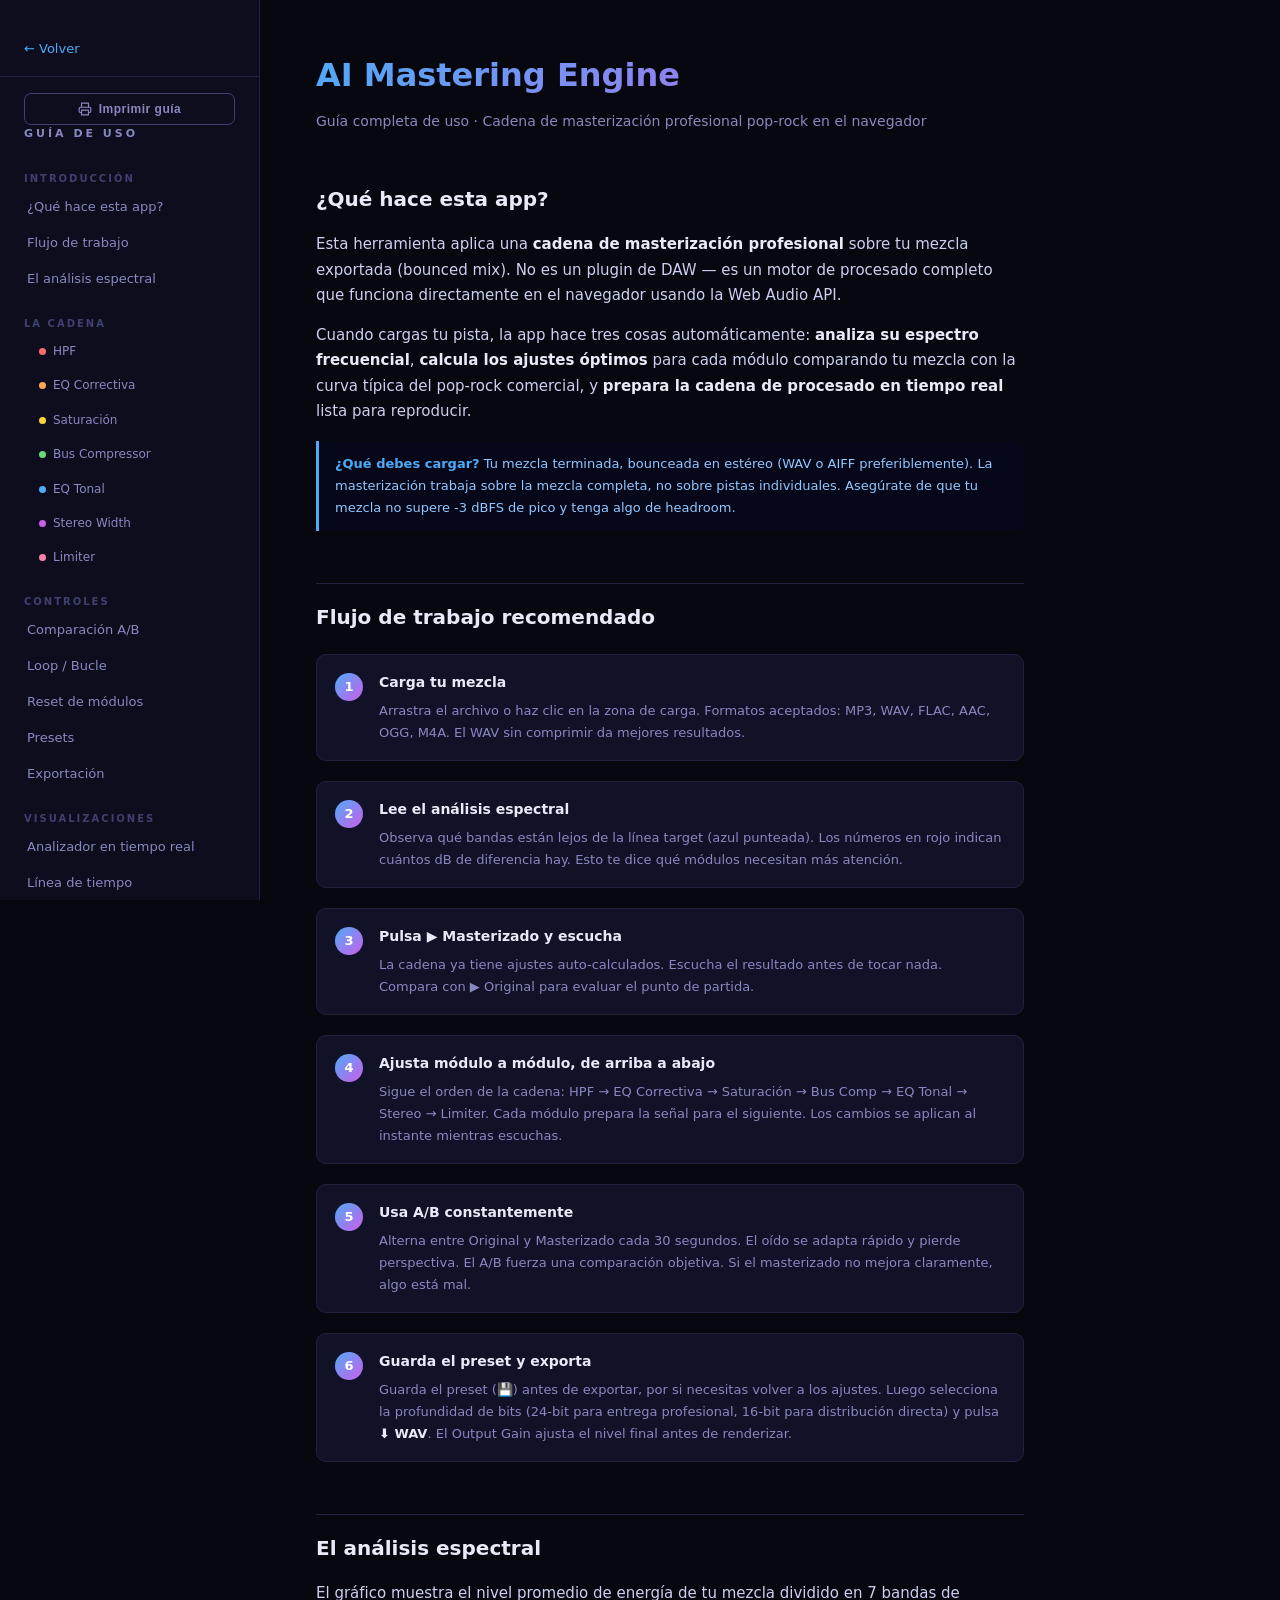
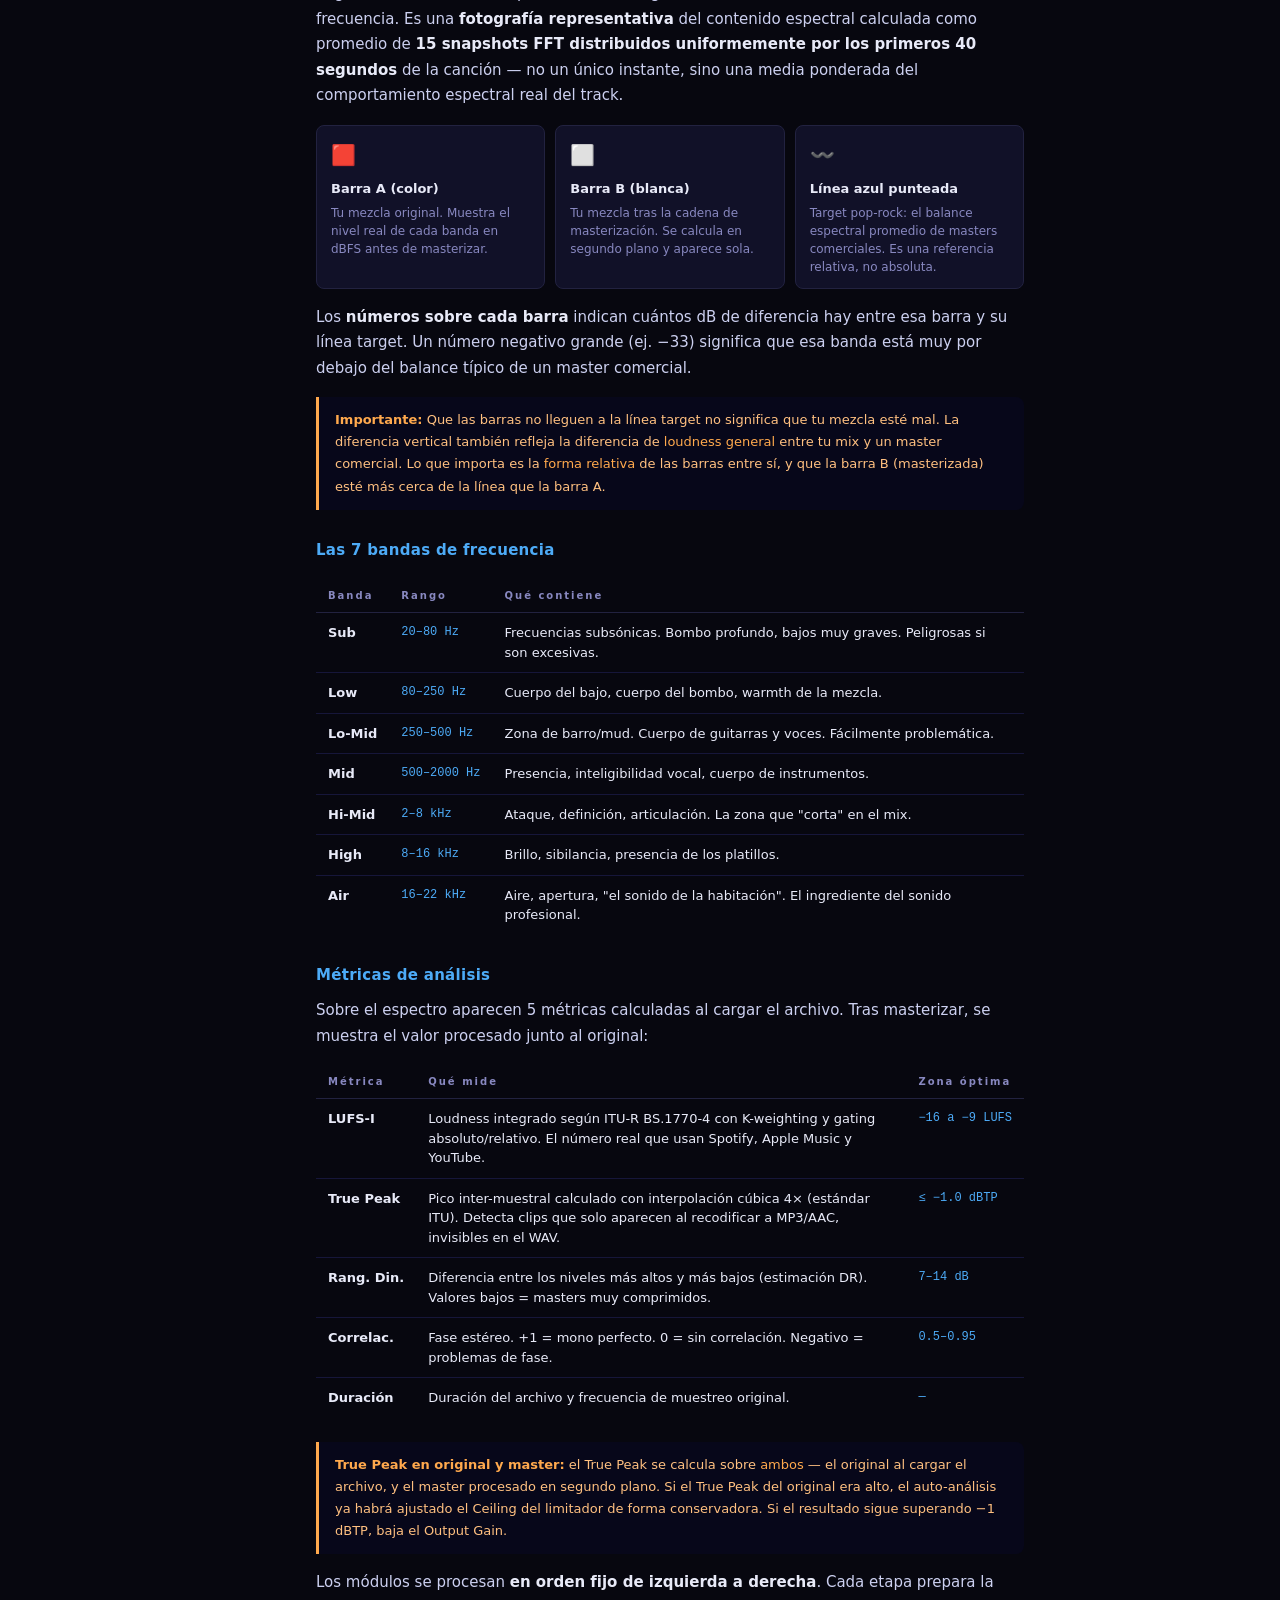
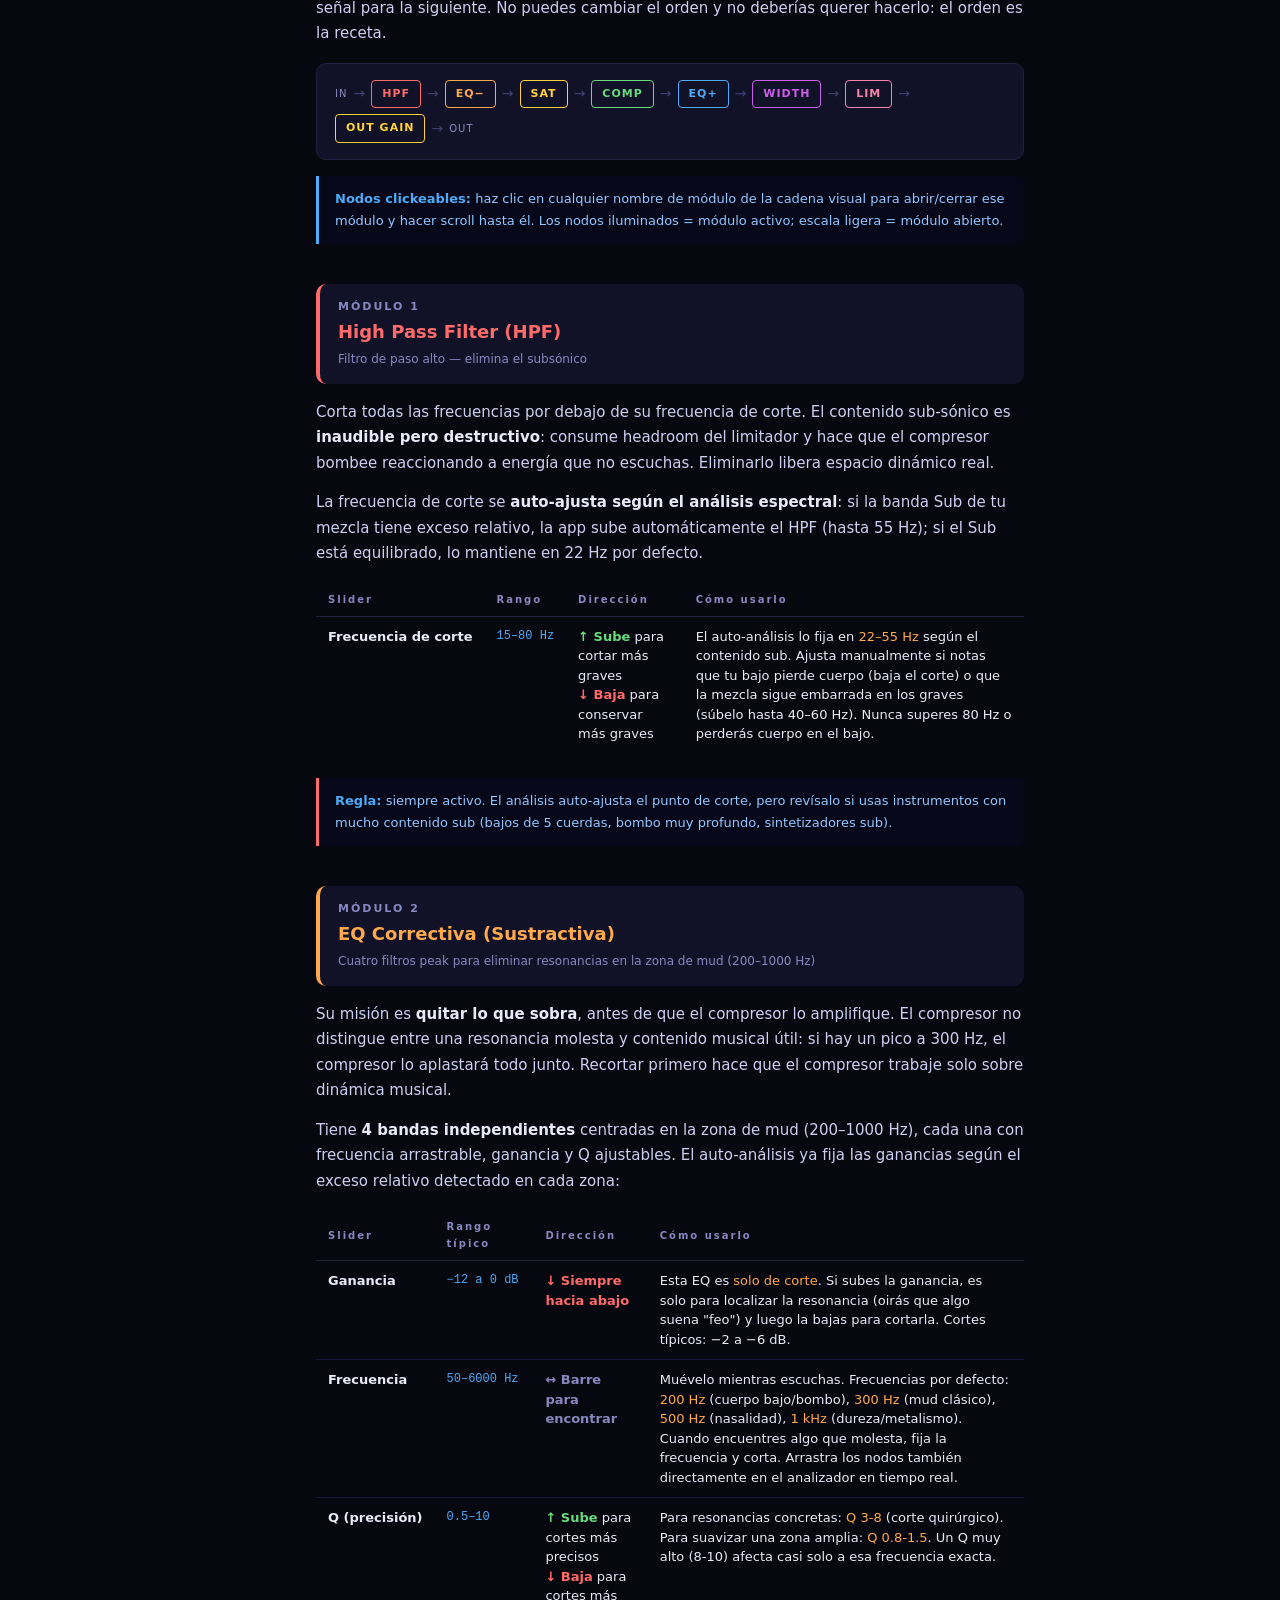
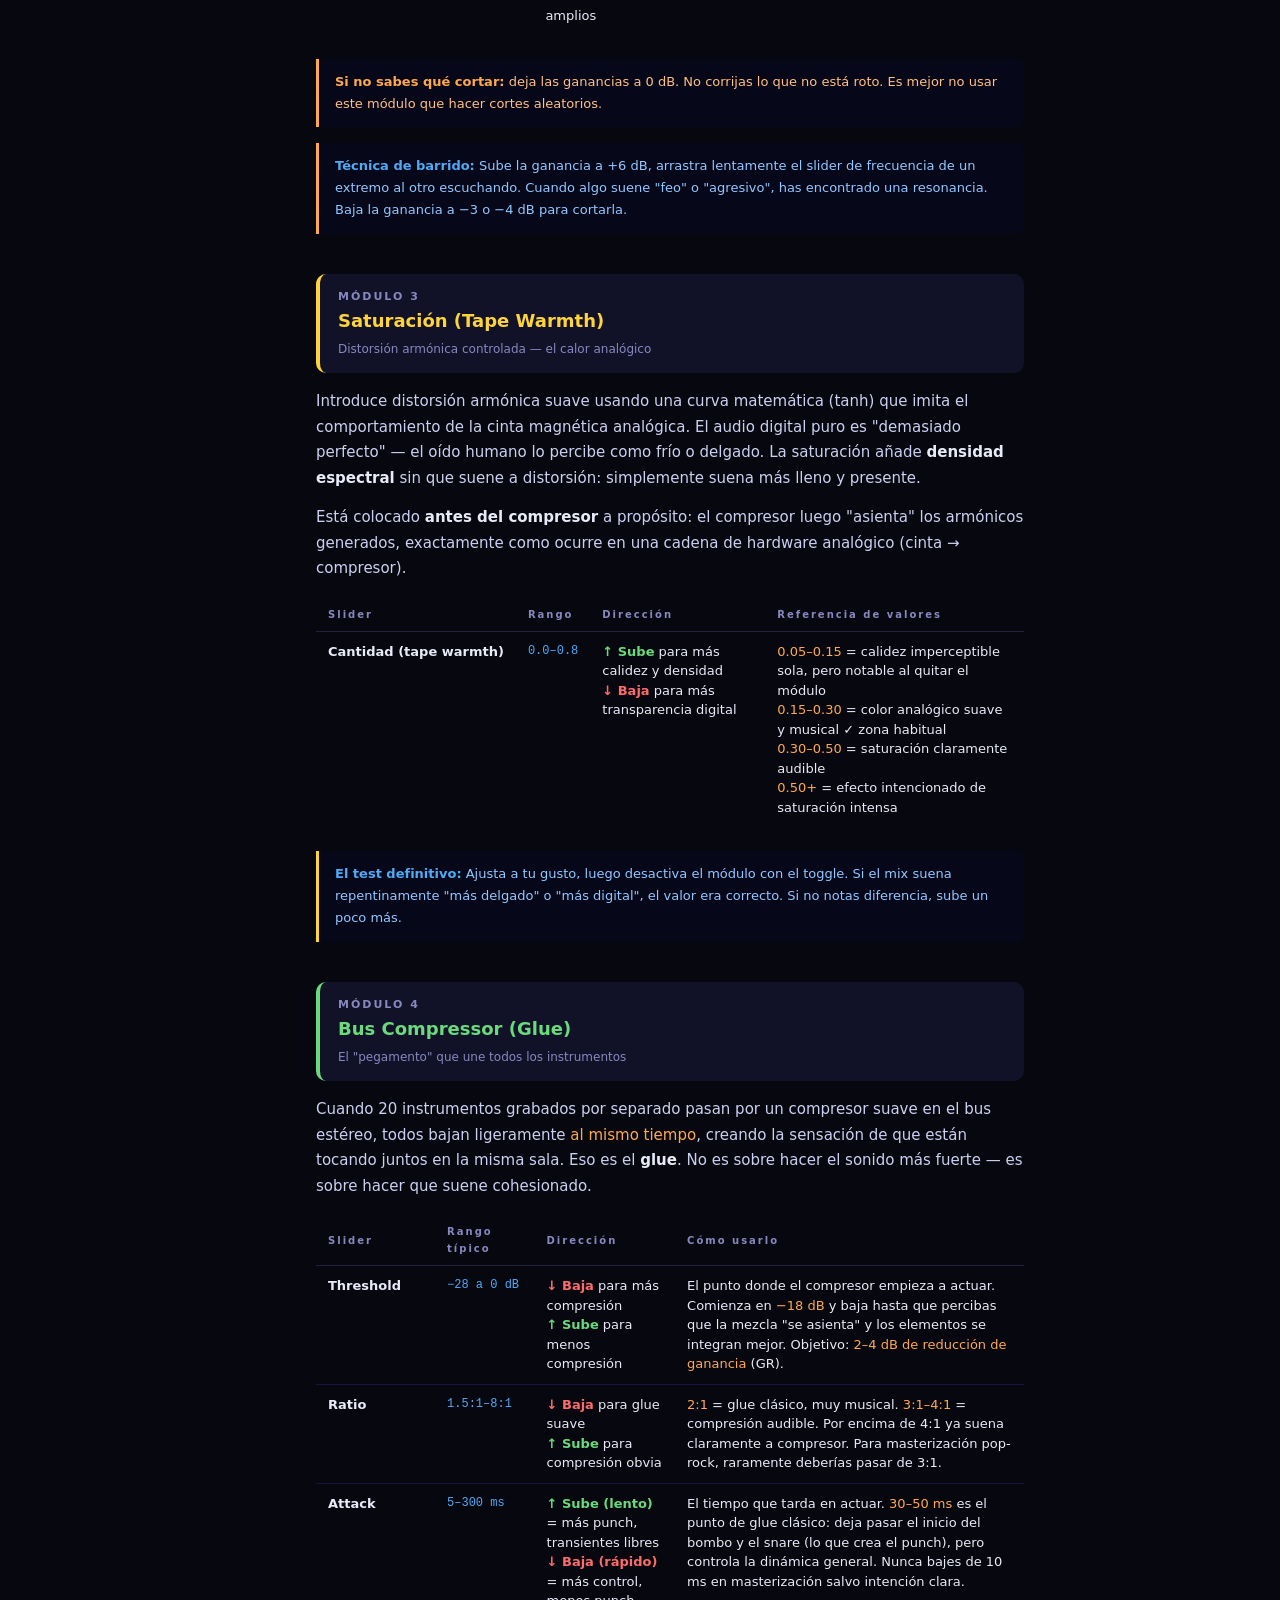
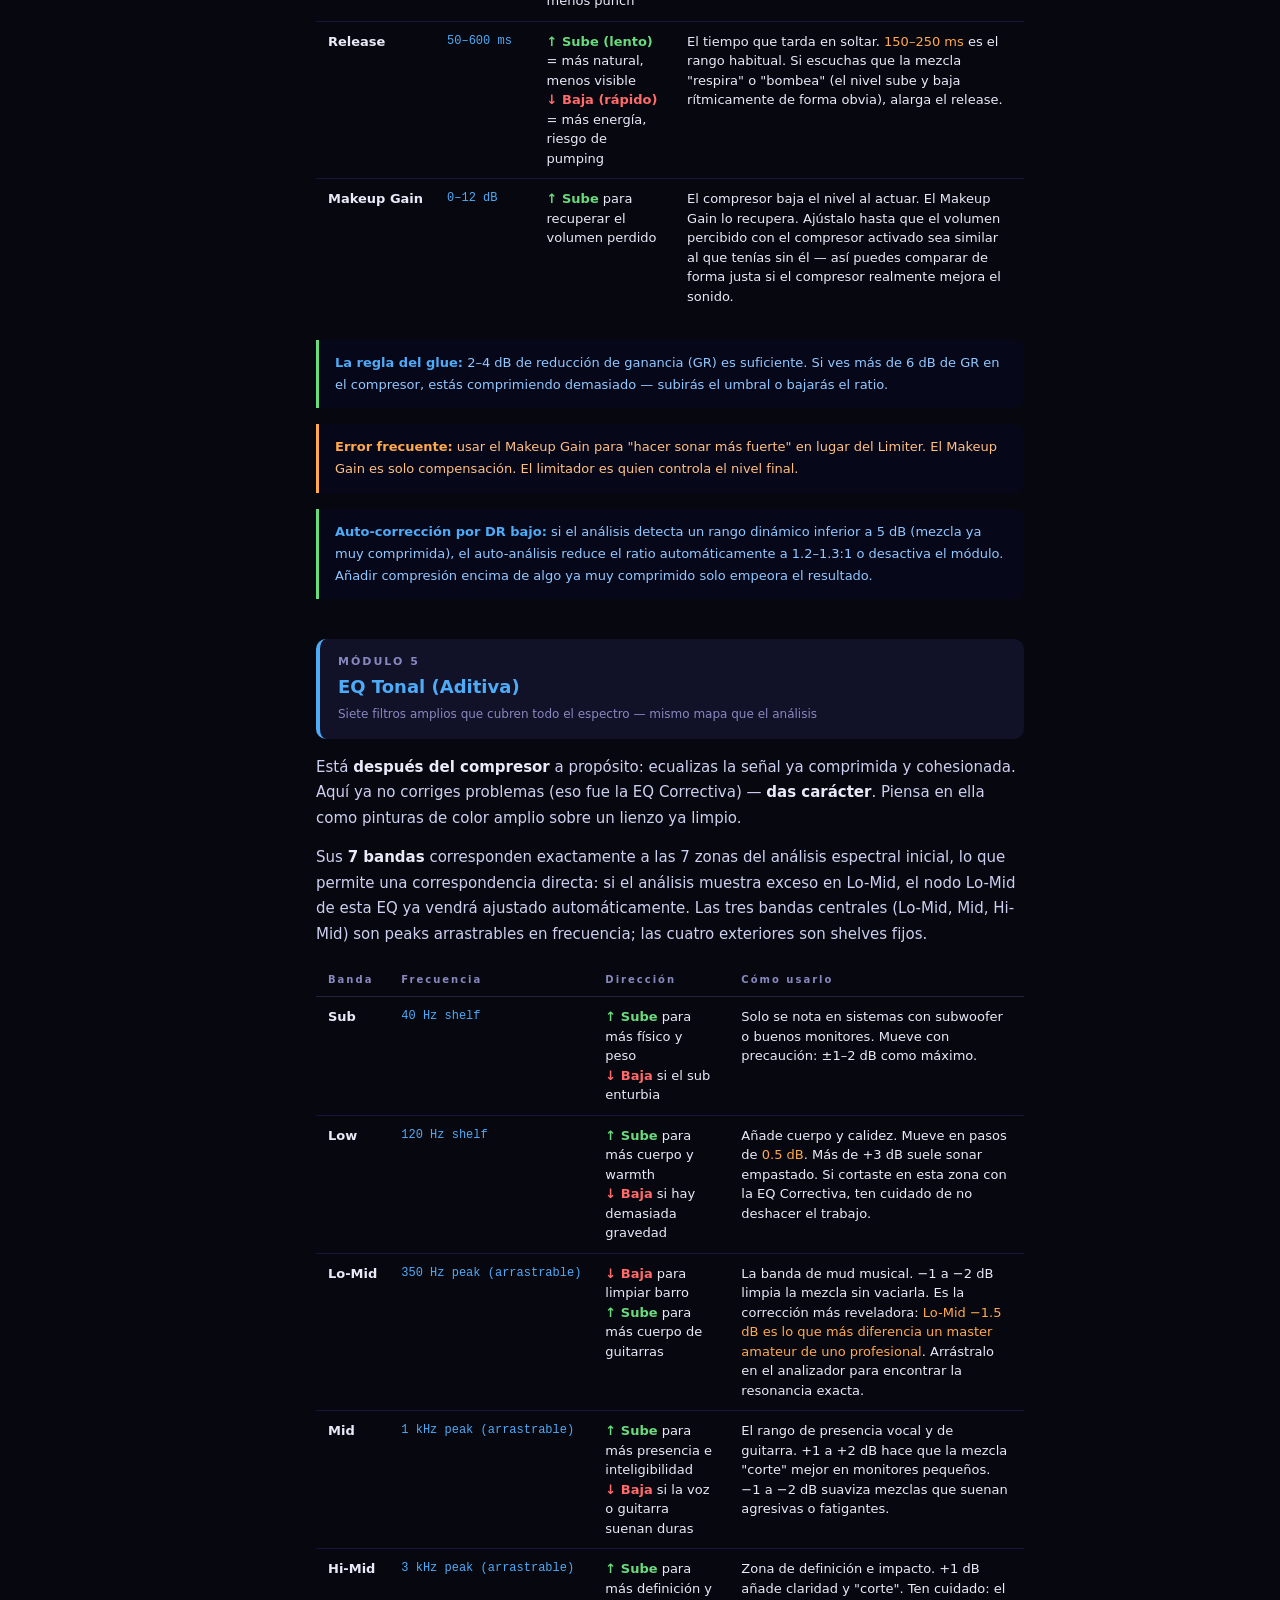
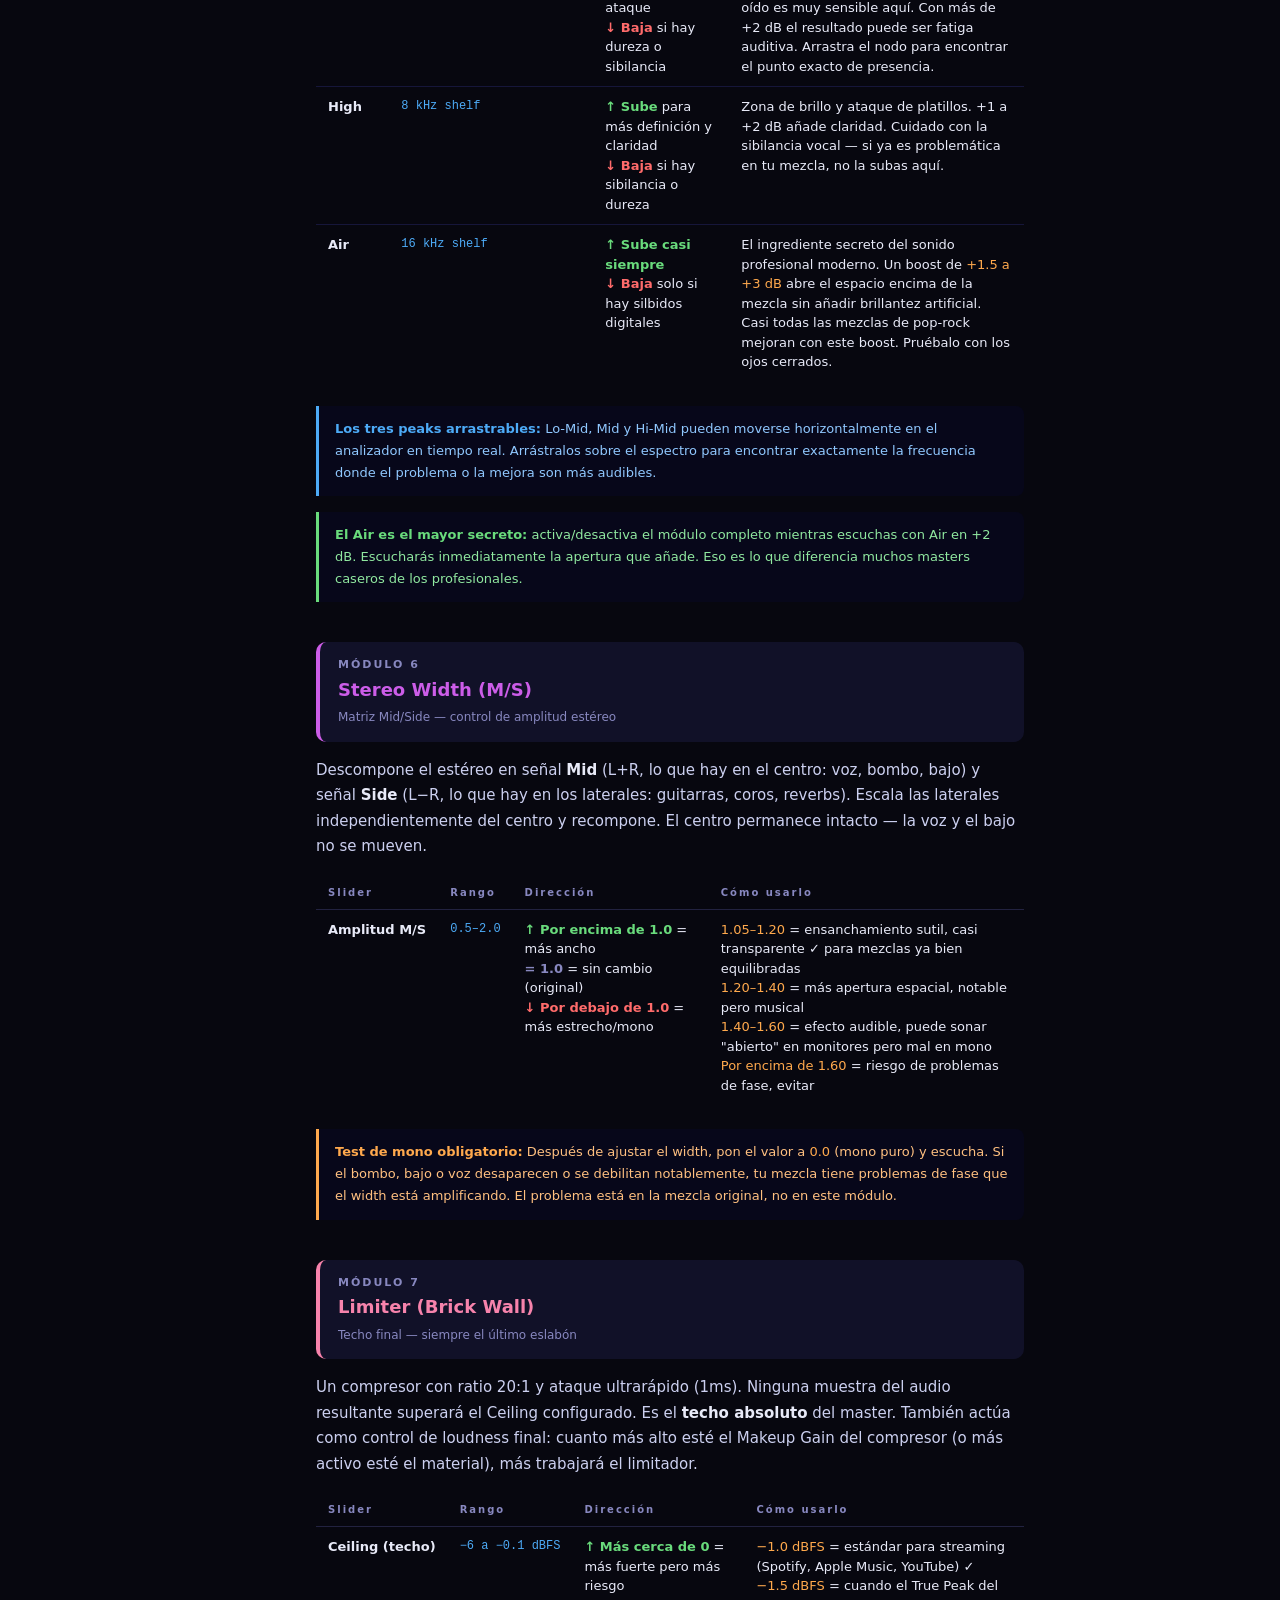
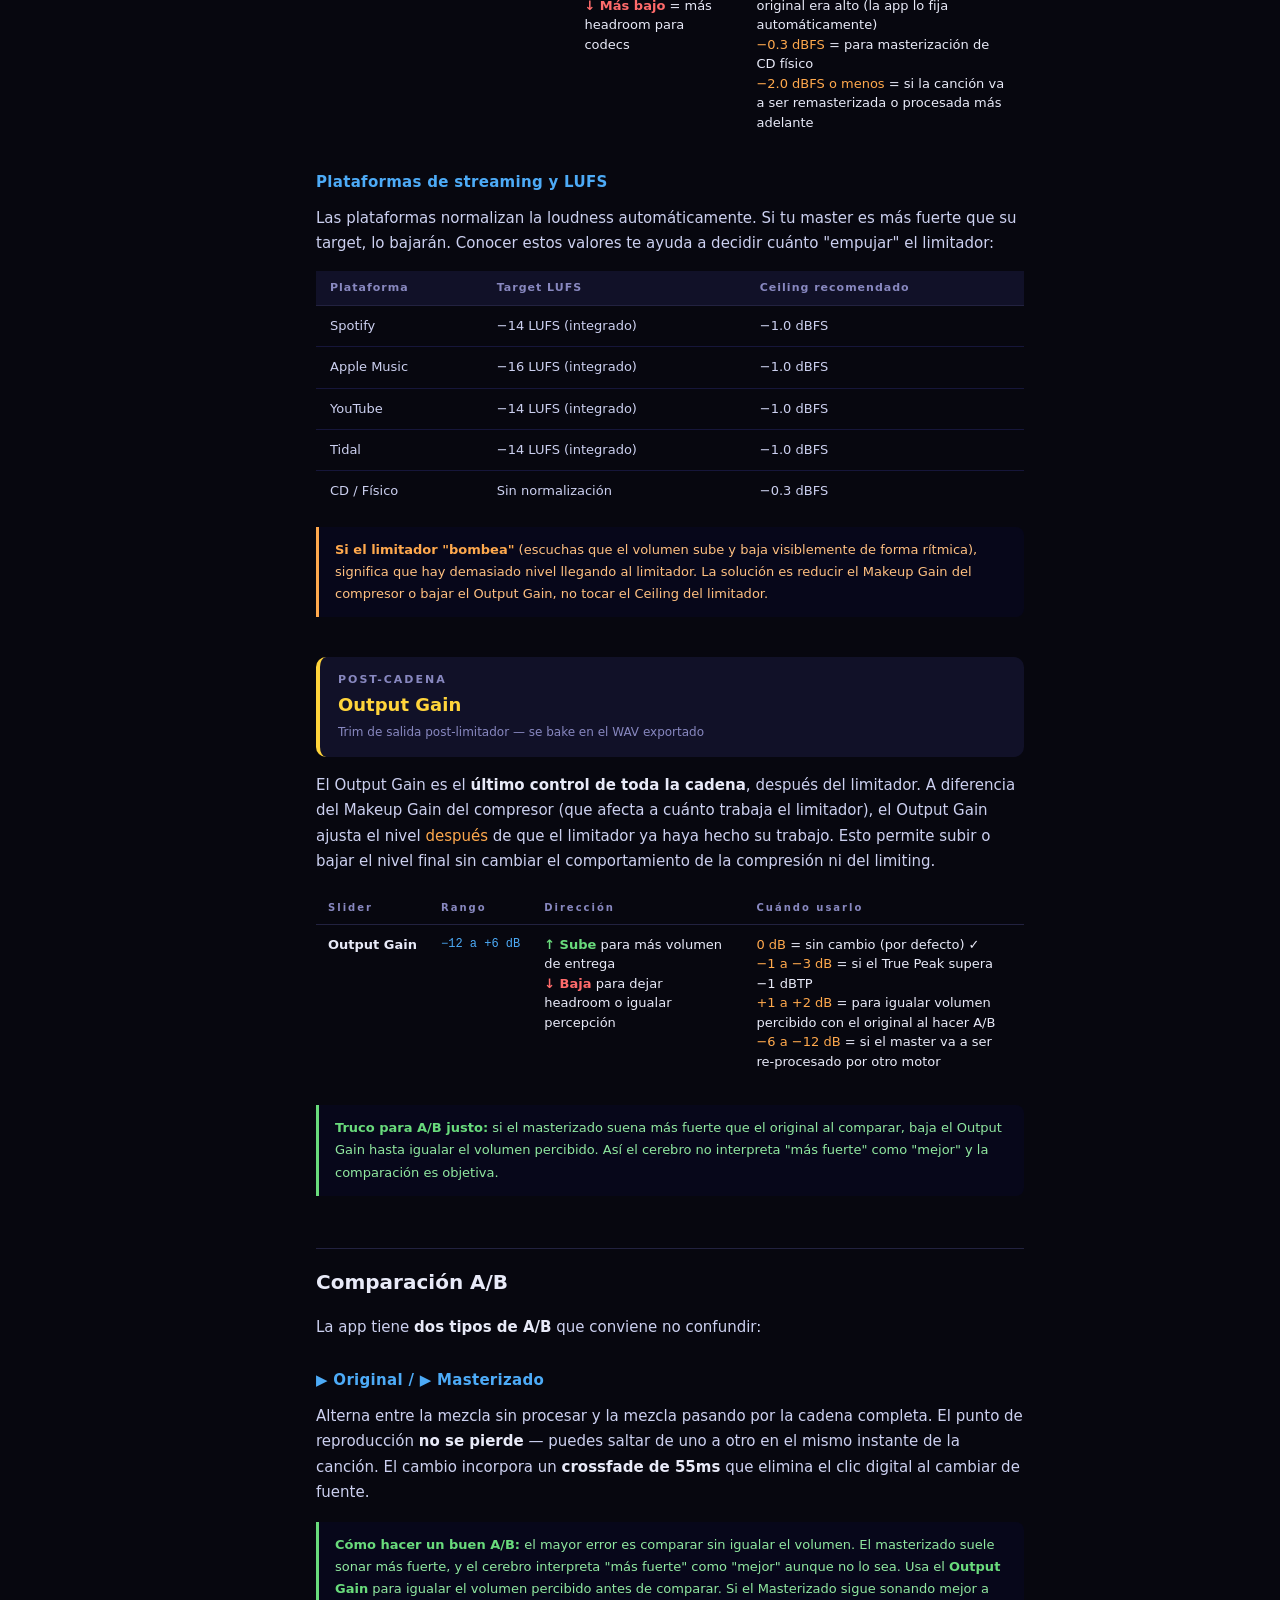
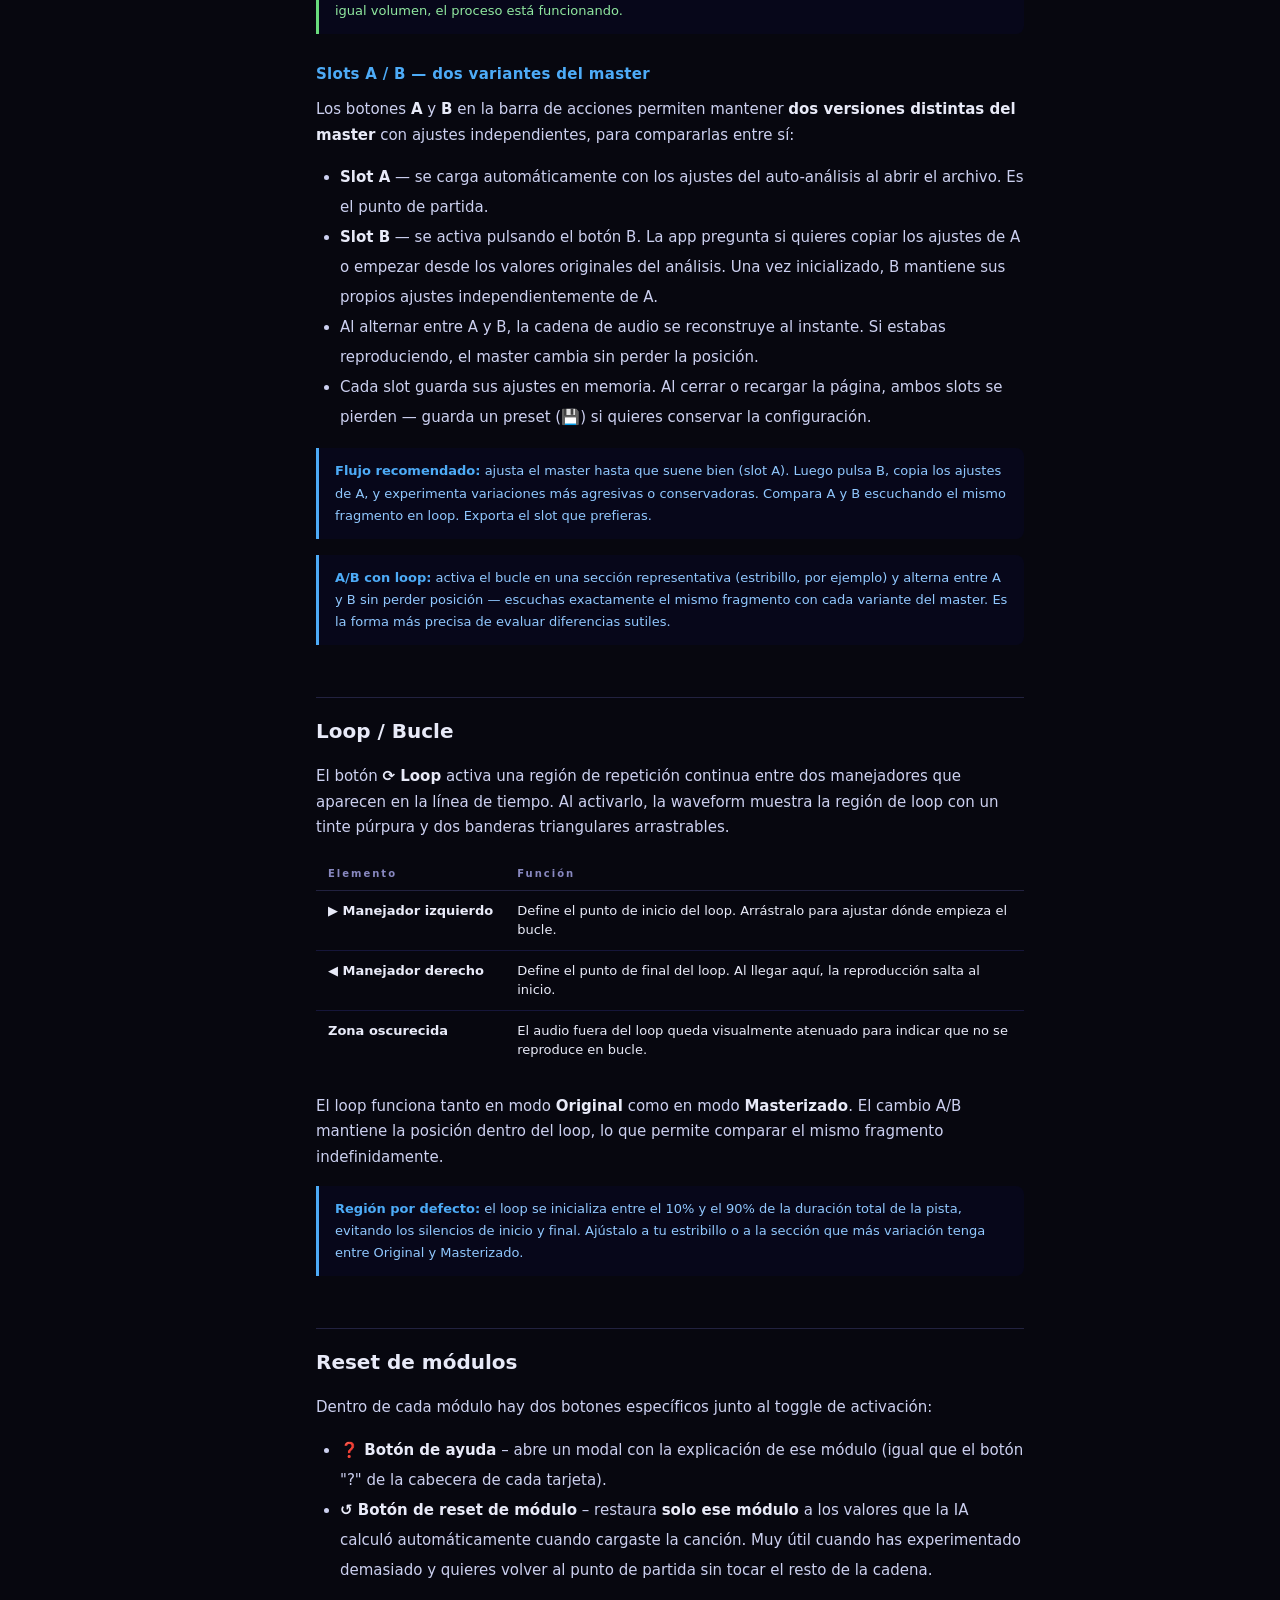
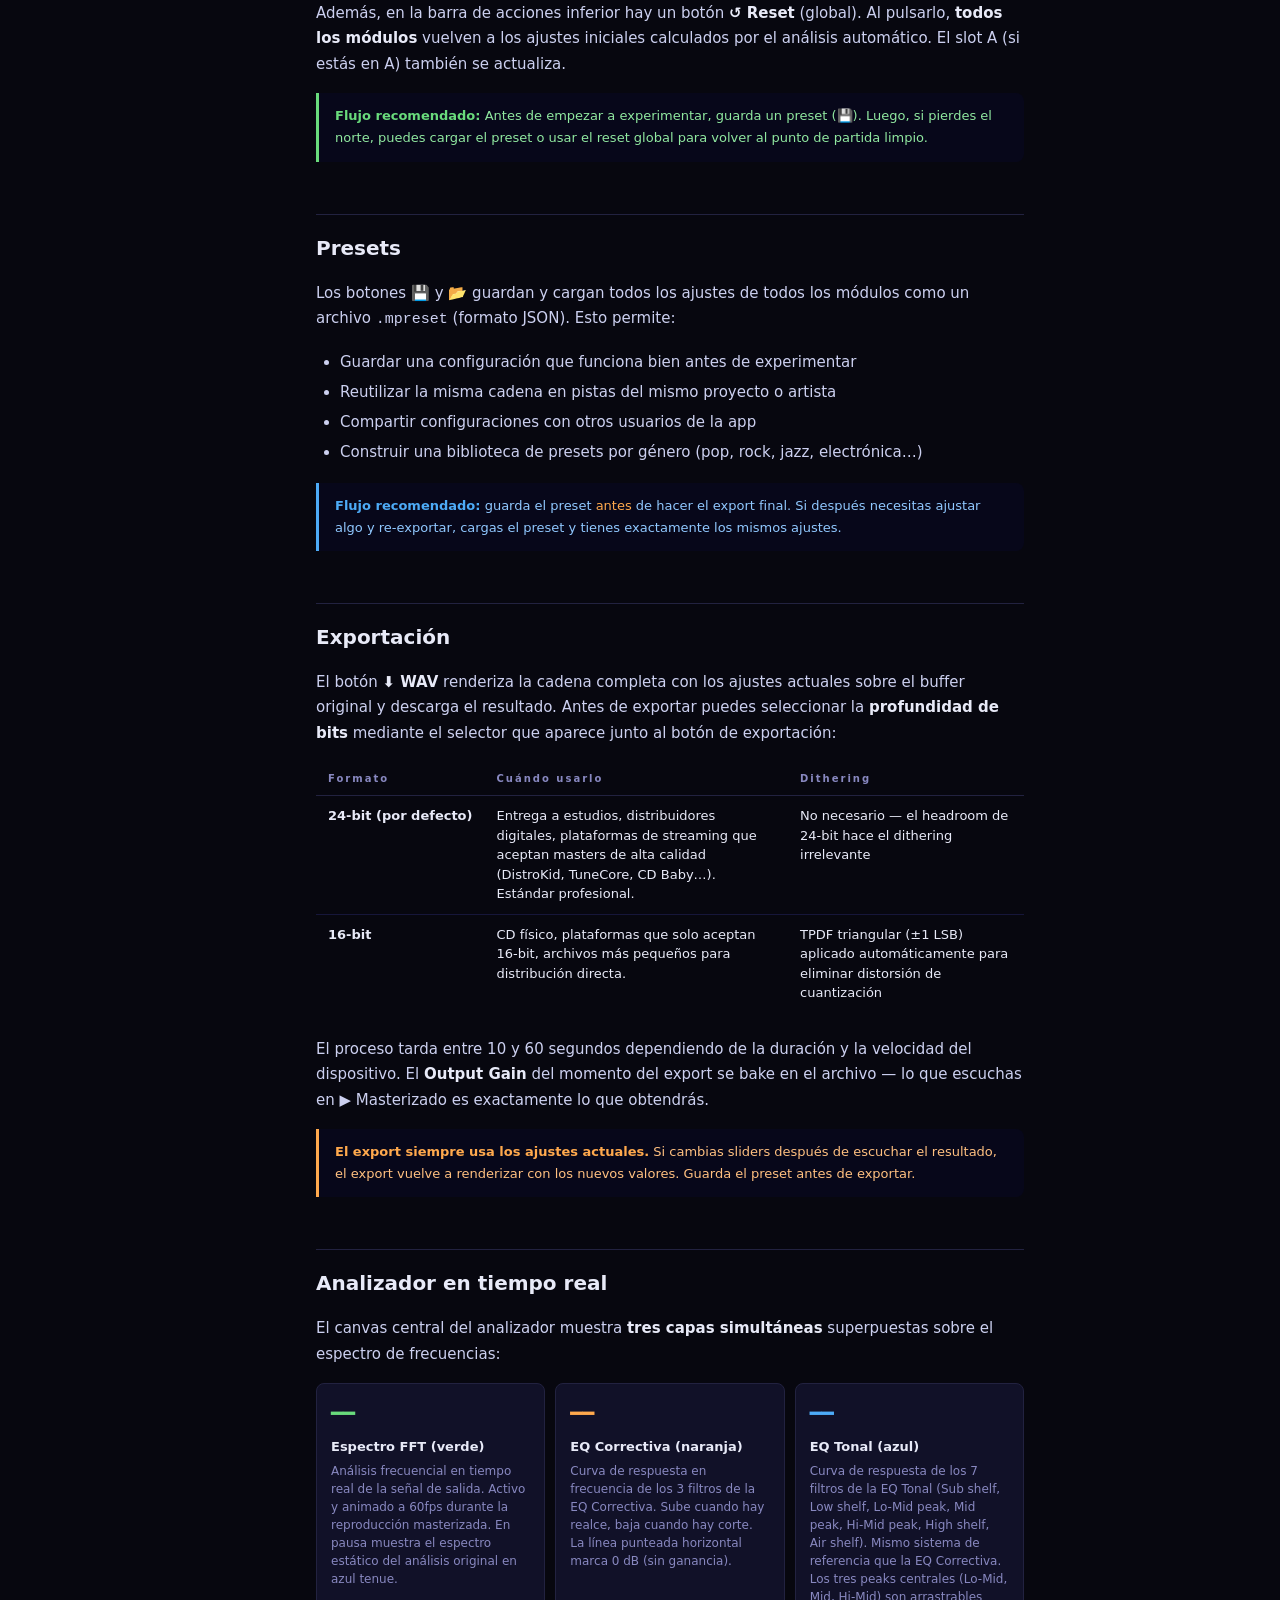
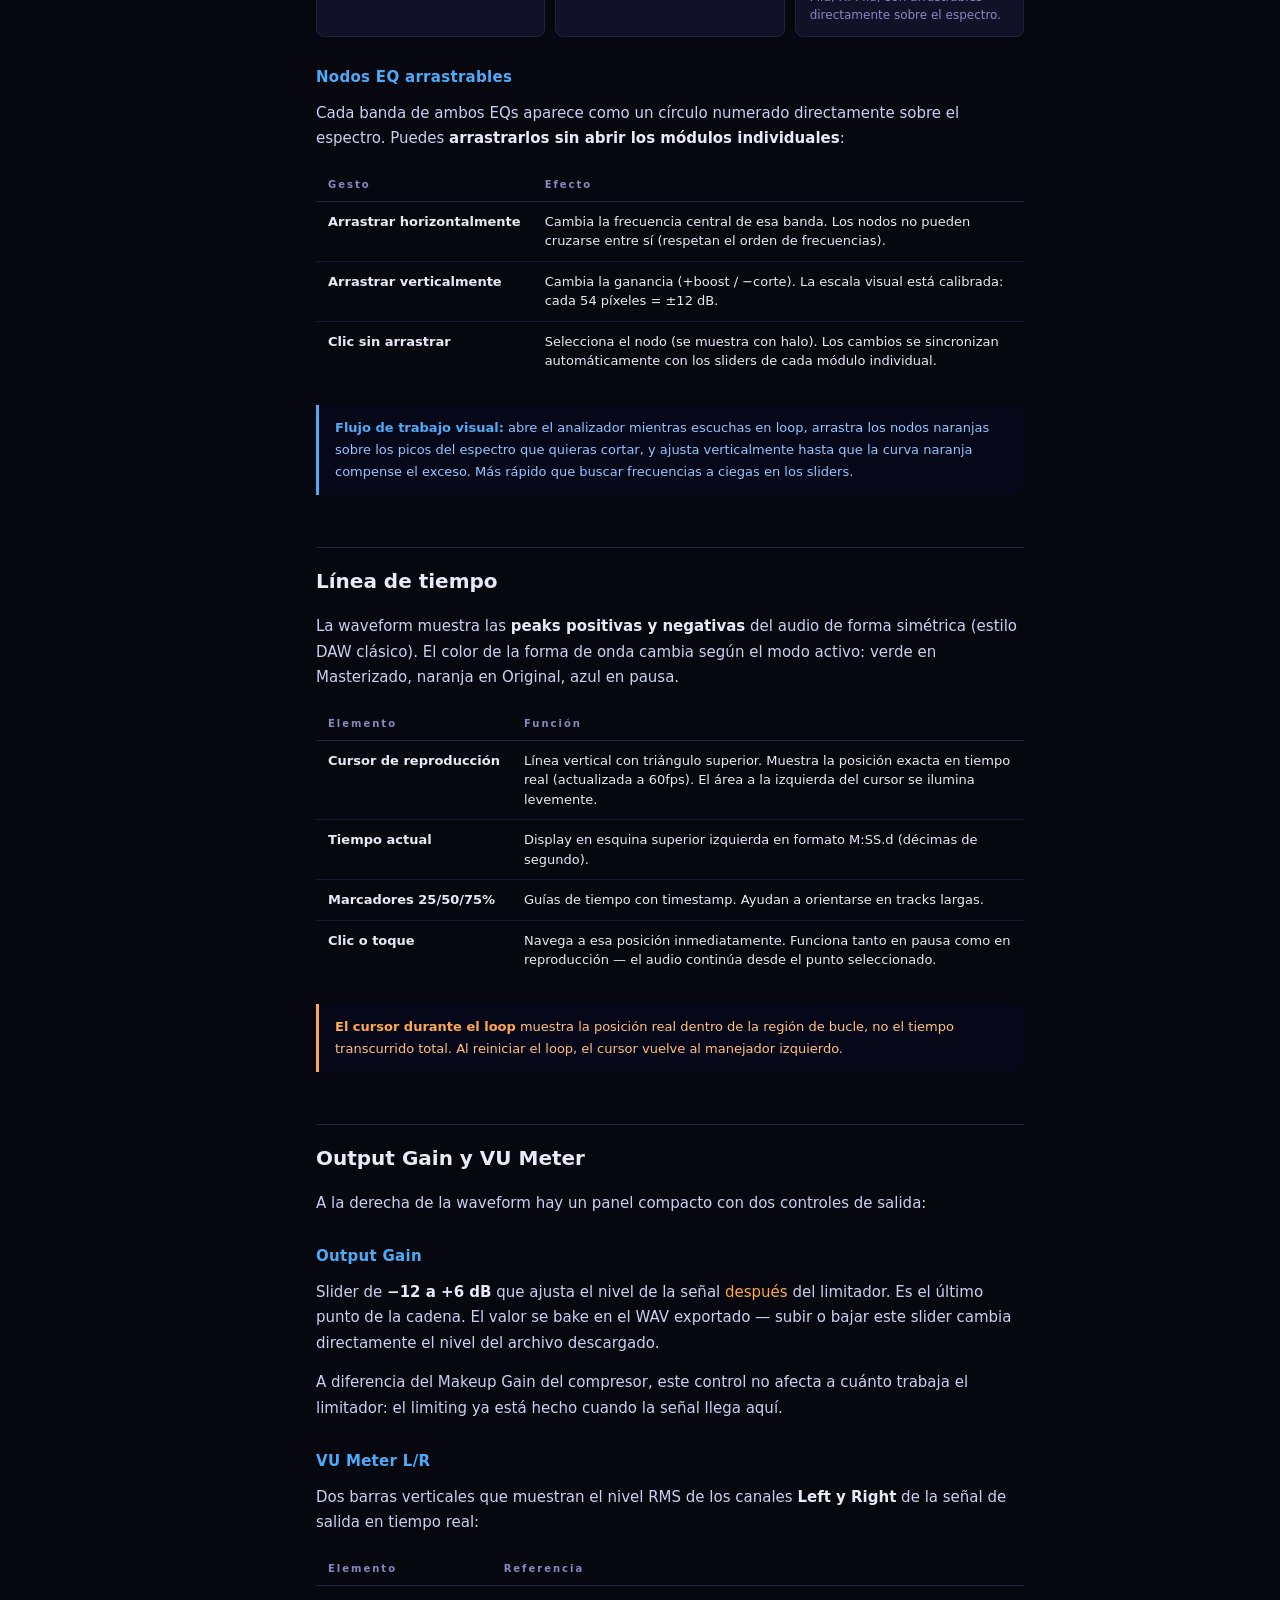
<file: help.html>
<!DOCTYPE html>
<html lang="es">
<head>
<meta charset="UTF-8">
<meta name="viewport" content="width=device-width, initial-scale=1.0">
<title>Guía de uso · AI Mastering Engine</title>
<style>
:root {
  --bg:#07070f; --card:#0d0d1e; --card2:#111128; --border:#222240; --text:#e8eaf8;
  --muted:#8888c0; --dim:#404070;
  --blue:#4dabf7; --purple:#cc5de8; --green:#69db7c;
  --orange:#ffa94d; --yellow:#ffd43b; --red:#ff6b6b;
}
*{box-sizing:border-box;margin:0;padding:0}
html{scroll-behavior:smooth}
body{background:var(--bg);color:var(--text);font-family:'Inter','Segoe UI',system-ui,sans-serif;font-size:15px;line-height:1.7}

/* Layout */
.layout{display:flex;min-height:100vh}
.sidebar{width:260px;flex-shrink:0;background:var(--card);border-right:1px solid var(--border);padding:28px 0;position:sticky;top:0;height:100vh;overflow-y:auto}
.content{flex:1;padding:48px 56px 80px;max-width:820px}

/* Sidebar */
.sidebar-title{font-size:11px;font-weight:bold;letter-spacing:3px;color:var(--muted);padding:0 24px;margin-bottom:20px}
.sidebar-back{display:flex;align-items:center;gap:8px;padding:10px 24px;color:var(--blue);font-size:13px;text-decoration:none;margin-bottom:16px;border-bottom:1px solid var(--border);padding-bottom:16px}
.sidebar-back:hover{color:#fff}
.nav-section{padding:6px 24px 2px;font-size:10px;letter-spacing:2px;color:var(--dim);font-weight:bold;margin-top:12px}
.nav-link{display:block;padding:7px 24px;font-size:13px;color:var(--muted);text-decoration:none;border-left:3px solid transparent;transition:all .15s}
.nav-link:hover,.nav-link.active{color:var(--text);border-left-color:var(--blue);background:rgba(77,171,247,.06)}
.nav-link.mod{padding-left:36px;font-size:12px}
.mod-dot{display:inline-block;width:7px;height:7px;border-radius:50%;margin-right:7px;vertical-align:middle}

/* Content */
h1{font-size:32px;font-weight:900;background:linear-gradient(135deg,var(--blue),var(--purple));-webkit-background-clip:text;-webkit-text-fill-color:transparent;background-clip:text;margin-bottom:8px}
.page-sub{font-size:14px;color:var(--muted);margin-bottom:48px}
h2{font-size:20px;font-weight:800;color:var(--text);margin:52px 0 16px;padding-top:16px;border-top:1px solid var(--border)}
h2:first-of-type{margin-top:0;border-top:none;padding-top:0}
h3{font-size:15px;font-weight:700;color:var(--blue);margin:28px 0 10px;letter-spacing:.3px}
p{margin-bottom:14px;color:#ccd0f0}
p:last-child{margin-bottom:0}
strong{color:var(--text)}
em{color:var(--orange);font-style:normal}

/* Module header */
.mod-header{display:flex;align-items:center;gap:12px;margin:40px 0 16px;padding:14px 18px;background:var(--card2);border-radius:10px;border-left:4px solid var(--mc)}
.mod-number{font-size:11px;font-weight:bold;letter-spacing:2px;color:var(--muted)}
.mod-title{font-size:18px;font-weight:800;color:var(--mc)}
.mod-subtitle{font-size:12px;color:var(--muted);margin-top:2px}

/* Slider table */
.slider-table{width:100%;border-collapse:collapse;margin:16px 0 24px;font-size:13px}
.slider-table th{text-align:left;padding:8px 12px;font-size:10px;letter-spacing:2px;color:var(--muted);border-bottom:1px solid var(--border);font-weight:bold}
.slider-table td{padding:10px 12px;border-bottom:1px solid #16163a;vertical-align:top;line-height:1.5}
.slider-table tr:last-child td{border-bottom:none}
.slider-table tr:hover td{background:rgba(255,255,255,.02)}
.slider-name{font-weight:bold;color:var(--text);white-space:nowrap}
.slider-range{font-family:monospace;font-size:12px;color:var(--blue);white-space:nowrap}
.up{color:var(--green);font-weight:bold}
.down{color:var(--red);font-weight:bold}
.neutral{color:var(--muted);font-weight:bold}
.dir{font-size:16px;vertical-align:middle}

/* Tip box */
.tip{background:#07071a;border-left:3px solid var(--mc,var(--blue));padding:12px 16px;border-radius:0 8px 8px 0;font-size:13px;color:#90c8ff;margin:16px 0;line-height:1.7}
.tip strong{color:var(--blue)}
.warn{border-left-color:var(--orange);color:#ffc080}
.warn strong{color:var(--orange)}
.good{border-left-color:var(--green);color:#90e8a0}
.good strong{color:var(--green)}

/* Workflow steps */
.steps{counter-reset:steps;margin:20px 0}
.step{counter-increment:steps;display:flex;gap:16px;margin-bottom:20px;padding:16px 18px;background:var(--card2);border-radius:10px;border:1px solid var(--border)}
.step::before{content:counter(steps);display:flex;align-items:center;justify-content:center;width:28px;height:28px;border-radius:50%;background:linear-gradient(135deg,var(--blue),var(--purple));color:#fff;font-size:13px;font-weight:bold;flex-shrink:0;margin-top:2px}
.step-content h4{font-size:14px;font-weight:700;color:var(--text);margin-bottom:5px}
.step-content p{font-size:13px;color:var(--muted);margin:0}

/* Rules */
.rules{display:grid;grid-template-columns:1fr 1fr;gap:12px;margin:20px 0}
.rule{background:var(--card2);border:1px solid var(--border);border-radius:8px;padding:14px 16px}
.rule-title{font-size:13px;font-weight:bold;color:var(--text);margin-bottom:5px}
.rule-text{font-size:12px;color:var(--muted);line-height:1.5}

/* Chain diagram */
.chain{display:flex;align-items:center;flex-wrap:wrap;gap:6px;padding:16px 18px;background:var(--card2);border-radius:10px;margin:16px 0;border:1px solid var(--border)}
.chain-node{font-size:11px;font-weight:bold;letter-spacing:1px;padding:4px 10px;border-radius:4px;border:1px solid}
.chain-arrow{color:var(--dim);font-size:14px}
.chain-label{font-size:10px;color:var(--muted);letter-spacing:1px}

/* Spectrum explanation */
.spectrum-legend{display:grid;grid-template-columns:repeat(3,1fr);gap:10px;margin:16px 0}
.legend-item{background:var(--card2);border:1px solid var(--border);border-radius:8px;padding:12px 14px;font-size:12px}
.legend-icon{font-size:20px;margin-bottom:6px}
.legend-title{font-weight:bold;color:var(--text);margin-bottom:4px;font-size:13px}
.legend-desc{color:var(--muted);line-height:1.5}

/* LUFS comparison */
.lufs-table{width:100%;border-collapse:collapse;margin:14px 0;font-size:13px}
.lufs-table th{background:var(--card2);padding:8px 14px;text-align:left;font-size:11px;letter-spacing:1px;color:var(--muted);border-bottom:1px solid var(--border)}
.lufs-table td{padding:9px 14px;border-bottom:1px solid #16163a;color:#ccd0f0}
.lufs-table tr:last-child td{border-bottom:none}

@media(max-width:768px){
  .layout{flex-direction:column}
  .sidebar{width:100%;height:auto;position:static;border-right:none;border-bottom:1px solid var(--border)}
  .content{padding:28px 20px 60px}
  .rules{grid-template-columns:1fr}
  .spectrum-legend{grid-template-columns:1fr}
}

/* Print button */
.btn-print{display:flex;align-items:center;gap:7px;background:transparent;border:1px solid var(--dim);color:var(--muted);cursor:pointer;font-size:12px;font-weight:bold;letter-spacing:.5px;padding:8px 14px;border-radius:7px;transition:all .15s;width:calc(100% - 48px);margin:12px 24px 0;justify-content:center}
.btn-print:hover{color:var(--blue);border-color:var(--blue);background:rgba(77,171,247,.08)}
.btn-print svg{flex-shrink:0}

/* ══════════════════════════════════════
   PRINT STYLES
══════════════════════════════════════ */
@media print {
  /* Reset */
  *{-webkit-print-color-adjust:exact;print-color-adjust:exact;box-sizing:border-box}
  :root{
    --bg:#ffffff; --card:#f5f5f8; --card2:#eeeeF4; --border:#d0d0e0; --text:#1a1a2e;
    --muted:#555570; --dim:#888899;
    --blue:#1a5fa8; --purple:#7030a0; --green:#1a6e35;
    --orange:#b05010; --yellow:#806000; --red:#b01010;
  }

  body{background:#fff;color:#1a1a2e;font-family:'Georgia',serif;font-size:11pt;line-height:1.65}

  /* Layout: ocultar sidebar, mostrar solo contenido */
  .sidebar,.btn-print,.sidebar-back{display:none !important}
  .layout{display:block}
  .content{padding:0;max-width:100%;width:100%}

  /* Cabecera de impresión */
  .print-header{display:block !important;text-align:center;border-bottom:2pt solid #1a1a2e;padding-bottom:14pt;margin-bottom:28pt}
  .print-header-title{font-size:22pt;font-weight:bold;color:#1a1a2e;letter-spacing:-0.5px}
  .print-header-sub{font-size:10pt;color:#555570;margin-top:4pt}

  /* Tipografía */
  h1{font-size:0;line-height:0;margin:0;padding:0;visibility:hidden} /* sustituido por print-header */
  .page-sub{display:none}
  h2{font-size:14pt;font-weight:bold;color:#1a1a2e;margin:20pt 0 8pt;padding-top:14pt;border-top:1pt solid #c0c0d0;page-break-after:avoid}
  h2:first-of-type{border-top:none;padding-top:0;margin-top:0}
  h3{font-size:12pt;font-weight:bold;color:var(--blue);margin:12pt 0 5pt;page-break-after:avoid}
  p{margin-bottom:7pt;color:#1a1a2e;font-size:11pt}
  strong{color:#1a1a2e}
  em{color:#b05010;font-style:normal}

  /* Saltos de página */
  section{page-break-inside:avoid}
  .mod-header{page-break-after:avoid}
  h2,h3{page-break-after:avoid}

  /* Module headers */
  .mod-header{background:#f0f0f8 !important;border-left:3pt solid var(--mc) !important;border-radius:0;padding:10pt 14pt;margin:14pt 0 10pt}
  .mod-title{color:var(--mc) !important;font-size:14pt}
  .mod-number{color:#555570;font-size:9pt;letter-spacing:2px}
  .mod-subtitle{color:#555570;font-size:9pt}

  /* Tablas */
  .slider-table,.lufs-table{width:100%;border-collapse:collapse;font-size:9.5pt;margin:8pt 0 14pt}
  .slider-table th,.lufs-table th{background:#e8e8f0 !important;padding:5pt 9pt;color:#333350;font-size:8pt;letter-spacing:1.5px;border-bottom:1pt solid #b0b0c8;font-weight:bold}
  .slider-table td,.lufs-table td{padding:6pt 9pt;border-bottom:.5pt solid #d0d0e4;vertical-align:top;color:#1a1a2e;line-height:1.5}
  .slider-table tr:last-child td,.lufs-table tr:last-child td{border-bottom:none}
  .slider-table tr:hover td{background:transparent}
  .slider-name{color:#1a1a2e;font-weight:bold}
  .slider-range{color:var(--blue);font-family:monospace;font-size:9pt}
  .up{color:var(--green)}
  .down{color:var(--red)}
  .neutral{color:#555570}

  /* Cajas de tip/warn/good */
  .tip,.warn,.good{
    border-left:3pt solid;padding:8pt 12pt;border-radius:0;margin:8pt 0;font-size:10pt;
    background:#f8f8fc !important;page-break-inside:avoid
  }
  .tip{border-color:var(--blue);color:#1a3a6a}
  .warn{border-color:var(--orange);color:#5a2800}
  .good{border-color:var(--green);color:#0a3a18}

  /* Steps */
  .steps{margin:10pt 0}
  .step{background:#f5f5f8 !important;border:1pt solid #d0d0e0;border-radius:0;padding:9pt 12pt;margin-bottom:8pt;page-break-inside:avoid}
  .step::before{background:var(--blue) !important;width:22pt;height:22pt;font-size:11pt}
  .step-content h4{color:#1a1a2e;font-size:11pt}
  .step-content p{color:#333350}

  /* Rules grid */
  .rules{display:grid;grid-template-columns:1fr 1fr;gap:8pt}
  .rule{background:#f5f5f8 !important;border:1pt solid #d0d0e0;border-radius:0;padding:9pt 12pt;page-break-inside:avoid}
  .rule-title{color:#1a1a2e;font-size:10.5pt}
  .rule-text{color:#333350;font-size:9.5pt}

  /* Chain diagram */
  .chain{background:#f0f0f8 !important;border:1pt solid #c0c0d0;border-radius:0;padding:10pt 14pt}
  .chain-node{border:1pt solid;padding:3pt 8pt;font-size:10pt}
  .chain-arrow{color:#888899}
  .chain-label{color:#555570}

  /* Spectrum legend */
  .spectrum-legend{grid-template-columns:repeat(3,1fr);gap:8pt}
  .legend-item{background:#f5f5f8 !important;border:1pt solid #d0d0e0;border-radius:0;padding:8pt 12pt}
  .legend-title{color:#1a1a2e;font-size:10.5pt}
  .legend-desc{color:#333350}

  @page{margin:18mm 16mm 18mm;size:A4}
  @page :first{margin-top:12mm}
  .no-print{display:none !important}
}
</style>
</head>
<body>
<script>
// Cuando help.html se abre con window.open() desde la app, el botón "Volver" cierra la pestaña.
// Si se navega directamente (sin opener), el href="index.html" actúa con normalidad.
document.addEventListener('DOMContentLoaded', function() {
  var back = document.querySelector('.sidebar-back');
  if (!back) return;
  if (window !== window.top) {
    // Dentro de un iframe (caso legacy): cerrar overlay
    back.textContent = '✕  Cerrar ayuda';
    back.removeAttribute('href');
    back.style.cursor = 'pointer';
    back.addEventListener('click', function(e) { e.preventDefault(); window.parent.postMessage('closeHelp', '*'); });
  } else {
    // Abierto en pestaña nueva (window.open) o navegación directa: cerrar pestaña
    back.addEventListener('click', function(e) {
      e.preventDefault();
      window.close();
      // Fallback por si el navegador bloquea window.close(): volver atrás en historial
      if (!window.closed) window.history.back();
    });
  }
});
</script>
<div class="layout">

<!-- SIDEBAR -->
<nav class="sidebar">
  <a class="sidebar-back" href="index.html">← Volver</a>
  <button class="btn-print" onclick="window.print()">
    <svg width="14" height="14" viewBox="0 0 24 24" fill="none" stroke="currentColor" stroke-width="2" stroke-linecap="round" stroke-linejoin="round"><polyline points="6 9 6 2 18 2 18 9"/><path d="M6 18H4a2 2 0 0 1-2-2v-5a2 2 0 0 1 2-2h16a2 2 0 0 1 2 2v5a2 2 0 0 1-2 2h-2"/><rect x="6" y="14" width="12" height="8"/></svg>
    Imprimir guía
  </button>
  <div class="sidebar-title">GUÍA DE USO</div>

  <div class="nav-section">INTRODUCCIÓN</div>
  <a class="nav-link" href="#que-es">¿Qué hace esta app?</a>
  <a class="nav-link" href="#flujo">Flujo de trabajo</a>
  <a class="nav-link" href="#analisis">El análisis espectral</a>

  <div class="nav-section">LA CADENA</div>
  <a class="nav-link mod" href="#hpf"><span class="mod-dot" style="background:#ff6b6b"></span>HPF</a>
  <a class="nav-link mod" href="#eqsub"><span class="mod-dot" style="background:#ffa94d"></span>EQ Correctiva</a>
  <a class="nav-link mod" href="#sat"><span class="mod-dot" style="background:#ffd43b"></span>Saturación</a>
  <a class="nav-link mod" href="#comp"><span class="mod-dot" style="background:#69db7c"></span>Bus Compressor</a>
  <a class="nav-link mod" href="#eqadd"><span class="mod-dot" style="background:#4dabf7"></span>EQ Tonal</a>
  <a class="nav-link mod" href="#width"><span class="mod-dot" style="background:#cc5de8"></span>Stereo Width</a>
  <a class="nav-link mod" href="#lim"><span class="mod-dot" style="background:#f783ac"></span>Limiter</a>

  <div class="nav-section">CONTROLES</div>
  <a class="nav-link" href="#ab">Comparación A/B</a>
  <a class="nav-link" href="#loop">Loop / Bucle</a>
  <a class="nav-link" href="#reset">Reset de módulos</a>
  <a class="nav-link" href="#presets">Presets</a>
  <a class="nav-link" href="#export">Exportación</a>

  <div class="nav-section">VISUALIZACIONES</div>
  <a class="nav-link" href="#realtime">Analizador en tiempo real</a>
  <a class="nav-link" href="#timeline">Línea de tiempo</a>
  <a class="nav-link" href="#vumeter">Output Gain y VU Meter</a>

  <div class="nav-section">MÉTRICAS</div>
  <a class="nav-link" href="#lufs">LUFS-I integrado</a>
  <a class="nav-link" href="#truepeak">True Peak</a>

  <div class="nav-section">REFERENCIA</div>
  <a class="nav-link" href="#reglas">Reglas de oro</a>
</nav>

<!-- CONTENT -->
<main class="content">

  <div class="print-header" style="display:none">
    <div class="print-header-title">AI Mastering Engine — Guía completa de uso</div>
    <div class="print-header-sub">Documentación v3.1 · EQ Correctiva 4 bandas · EQ Tonal 7 bandas · Auto-correcciones TP/DR · Comparación A/B de variantes</div>
  </div>
  <h1>AI Mastering Engine</h1>
  <p class="page-sub">Guía completa de uso · Cadena de masterización profesional pop-rock en el navegador</p>

  <!-- ═══════════════════════════════ QUÉ ES -->
  <h2 id="que-es">¿Qué hace esta app?</h2>
  <p>Esta herramienta aplica una <strong>cadena de masterización profesional</strong> sobre tu mezcla exportada (bounced mix). No es un plugin de DAW — es un motor de procesado completo que funciona directamente en el navegador usando la Web Audio API.</p>
  <p>Cuando cargas tu pista, la app hace tres cosas automáticamente: <strong>analiza su espectro frecuencial</strong>, <strong>calcula los ajustes óptimos</strong> para cada módulo comparando tu mezcla con la curva típica del pop-rock comercial, y <strong>prepara la cadena de procesado en tiempo real</strong> lista para reproducir.</p>

  <div class="tip">
    <strong>¿Qué debes cargar?</strong> Tu mezcla terminada, bounceada en estéreo (WAV o AIFF preferiblemente). La masterización trabaja sobre la mezcla completa, no sobre pistas individuales. Asegúrate de que tu mezcla no supere -3 dBFS de pico y tenga algo de headroom.
  </div>

  <!-- ═══════════════════════════════ FLUJO -->
  <h2 id="flujo">Flujo de trabajo recomendado</h2>

  <div class="steps">
    <div class="step">
      <div class="step-content">
        <h4>Carga tu mezcla</h4>
        <p>Arrastra el archivo o haz clic en la zona de carga. Formatos aceptados: MP3, WAV, FLAC, AAC, OGG, M4A. El WAV sin comprimir da mejores resultados.</p>
      </div>
    </div>
    <div class="step">
      <div class="step-content">
        <h4>Lee el análisis espectral</h4>
        <p>Observa qué bandas están lejos de la línea target (azul punteada). Los números en rojo indican cuántos dB de diferencia hay. Esto te dice qué módulos necesitan más atención.</p>
      </div>
    </div>
    <div class="step">
      <div class="step-content">
        <h4>Pulsa ▶ Masterizado y escucha</h4>
        <p>La cadena ya tiene ajustes auto-calculados. Escucha el resultado antes de tocar nada. Compara con ▶ Original para evaluar el punto de partida.</p>
      </div>
    </div>
    <div class="step">
      <div class="step-content">
        <h4>Ajusta módulo a módulo, de arriba a abajo</h4>
        <p>Sigue el orden de la cadena: HPF → EQ Correctiva → Saturación → Bus Comp → EQ Tonal → Stereo → Limiter. Cada módulo prepara la señal para el siguiente. Los cambios se aplican al instante mientras escuchas.</p>
      </div>
    </div>
    <div class="step">
      <div class="step-content">
        <h4>Usa A/B constantemente</h4>
        <p>Alterna entre Original y Masterizado cada 30 segundos. El oído se adapta rápido y pierde perspectiva. El A/B fuerza una comparación objetiva. Si el masterizado no mejora claramente, algo está mal.</p>
      </div>
    </div>
    <div class="step">
      <div class="step-content">
        <h4>Guarda el preset y exporta</h4>
        <p>Guarda el preset (💾) antes de exportar, por si necesitas volver a los ajustes. Luego selecciona la profundidad de bits (24-bit para entrega profesional, 16-bit para distribución directa) y pulsa <strong>⬇ WAV</strong>. El Output Gain ajusta el nivel final antes de renderizar.</p>
      </div>
    </div>
  </div>

  <!-- ═══════════════════════════════ ANÁLISIS -->
  <h2 id="analisis">El análisis espectral</h2>
  <p>El gráfico muestra el nivel promedio de energía de tu mezcla dividido en 7 bandas de frecuencia. Es una <strong>fotografía representativa</strong> del contenido espectral calculada como promedio de <strong>15 snapshots FFT distribuidos uniformemente por los primeros 40 segundos</strong> de la canción — no un único instante, sino una media ponderada del comportamiento espectral real del track.</p>

  <div class="spectrum-legend">
    <div class="legend-item">
      <div class="legend-icon">🟥</div>
      <div class="legend-title">Barra A (color)</div>
      <div class="legend-desc">Tu mezcla original. Muestra el nivel real de cada banda en dBFS antes de masterizar.</div>
    </div>
    <div class="legend-item">
      <div class="legend-icon">⬜</div>
      <div class="legend-title">Barra B (blanca)</div>
      <div class="legend-desc">Tu mezcla tras la cadena de masterización. Se calcula en segundo plano y aparece sola.</div>
    </div>
    <div class="legend-item">
      <div class="legend-icon">〰️</div>
      <div class="legend-title">Línea azul punteada</div>
      <div class="legend-desc">Target pop-rock: el balance espectral promedio de masters comerciales. Es una referencia relativa, no absoluta.</div>
    </div>
  </div>

  <p>Los <strong>números sobre cada barra</strong> indican cuántos dB de diferencia hay entre esa barra y su línea target. Un número negativo grande (ej. −33) significa que esa banda está muy por debajo del balance típico de un master comercial.</p>

  <div class="tip warn">
    <strong>Importante:</strong> Que las barras no lleguen a la línea target no significa que tu mezcla esté mal. La diferencia vertical también refleja la diferencia de <em>loudness general</em> entre tu mix y un master comercial. Lo que importa es la <em>forma relativa</em> de las barras entre sí, y que la barra B (masterizada) esté más cerca de la línea que la barra A.
  </div>

  <h3>Las 7 bandas de frecuencia</h3>
  <table class="slider-table">
    <tr><th>Banda</th><th>Rango</th><th>Qué contiene</th></tr>
    <tr><td class="slider-name">Sub</td><td class="slider-range">20–80 Hz</td><td>Frecuencias subsónicas. Bombo profundo, bajos muy graves. Peligrosas si son excesivas.</td></tr>
    <tr><td class="slider-name">Low</td><td class="slider-range">80–250 Hz</td><td>Cuerpo del bajo, cuerpo del bombo, warmth de la mezcla.</td></tr>
    <tr><td class="slider-name">Lo-Mid</td><td class="slider-range">250–500 Hz</td><td>Zona de barro/mud. Cuerpo de guitarras y voces. Fácilmente problemática.</td></tr>
    <tr><td class="slider-name">Mid</td><td class="slider-range">500–2000 Hz</td><td>Presencia, inteligibilidad vocal, cuerpo de instrumentos.</td></tr>
    <tr><td class="slider-name">Hi-Mid</td><td class="slider-range">2–8 kHz</td><td>Ataque, definición, articulación. La zona que "corta" en el mix.</td></tr>
    <tr><td class="slider-name">High</td><td class="slider-range">8–16 kHz</td><td>Brillo, sibilancia, presencia de los platillos.</td></tr>
    <tr><td class="slider-name">Air</td><td class="slider-range">16–22 kHz</td><td>Aire, apertura, "el sonido de la habitación". El ingrediente del sonido profesional.</td></tr>
  </table>

  <h3>Métricas de análisis</h3>
  <p>Sobre el espectro aparecen 5 métricas calculadas al cargar el archivo. Tras masterizar, se muestra el valor procesado junto al original:</p>
  <table class="slider-table">
    <tr><th>Métrica</th><th>Qué mide</th><th>Zona óptima</th></tr>
    <tr><td class="slider-name">LUFS-I</td><td>Loudness integrado según ITU-R BS.1770-4 con K-weighting y gating absoluto/relativo. El número real que usan Spotify, Apple Music y YouTube.</td><td class="slider-range">−16 a −9 LUFS</td></tr>
    <tr><td class="slider-name">True Peak</td><td>Pico inter-muestral calculado con interpolación cúbica 4× (estándar ITU). Detecta clips que solo aparecen al recodificar a MP3/AAC, invisibles en el WAV.</td><td class="slider-range">≤ −1.0 dBTP</td></tr>
    <tr><td class="slider-name">Rang. Din.</td><td>Diferencia entre los niveles más altos y más bajos (estimación DR). Valores bajos = masters muy comprimidos.</td><td class="slider-range">7–14 dB</td></tr>
    <tr><td class="slider-name">Correlac.</td><td>Fase estéreo. +1 = mono perfecto. 0 = sin correlación. Negativo = problemas de fase.</td><td class="slider-range">0.5–0.95</td></tr>
    <tr><td class="slider-name">Duración</td><td>Duración del archivo y frecuencia de muestreo original.</td><td class="slider-range">—</td></tr>
  </table>
  <div class="tip warn"><strong>True Peak en original y master:</strong> el True Peak se calcula sobre <em>ambos</em> — el original al cargar el archivo, y el master procesado en segundo plano. Si el True Peak del original era alto, el auto-análisis ya habrá ajustado el Ceiling del limitador de forma conservadora. Si el resultado sigue superando −1 dBTP, baja el Output Gain.</div>
  <p>Los módulos se procesan <strong>en orden fijo de izquierda a derecha</strong>. Cada etapa prepara la señal para la siguiente. No puedes cambiar el orden y no deberías querer hacerlo: el orden es la receta.</p>
  <div class="chain">
    <span class="chain-label">IN</span>
    <span class="chain-arrow">→</span>
    <span class="chain-node" style="color:#ff6b6b;border-color:#ff6b6b">HPF</span>
    <span class="chain-arrow">→</span>
    <span class="chain-node" style="color:#ffa94d;border-color:#ffa94d">EQ−</span>
    <span class="chain-arrow">→</span>
    <span class="chain-node" style="color:#ffd43b;border-color:#ffd43b">SAT</span>
    <span class="chain-arrow">→</span>
    <span class="chain-node" style="color:#69db7c;border-color:#69db7c">COMP</span>
    <span class="chain-arrow">→</span>
    <span class="chain-node" style="color:#4dabf7;border-color:#4dabf7">EQ+</span>
    <span class="chain-arrow">→</span>
    <span class="chain-node" style="color:#cc5de8;border-color:#cc5de8">WIDTH</span>
    <span class="chain-arrow">→</span>
    <span class="chain-node" style="color:#f783ac;border-color:#f783ac">LIM</span>
    <span class="chain-arrow">→</span>
    <span class="chain-node" style="color:#ffd43b;border-color:#ffd43b">OUT GAIN</span>
    <span class="chain-arrow">→</span>
    <span class="chain-label">OUT</span>
  </div>
  <div class="tip"><strong>Nodos clickeables:</strong> haz clic en cualquier nombre de módulo de la cadena visual para abrir/cerrar ese módulo y hacer scroll hasta él. Los nodos iluminados = módulo activo; escala ligera = módulo abierto.</div>

  <!-- HPF -->
  <div class="mod-header" style="--mc:#ff6b6b">
    <div>
      <div class="mod-number">MÓDULO 1</div>
      <div class="mod-title">High Pass Filter (HPF)</div>
      <div class="mod-subtitle">Filtro de paso alto — elimina el subsónico</div>
    </div>
  </div>
  <p>Corta todas las frecuencias por debajo de su frecuencia de corte. El contenido sub-sónico es <strong>inaudible pero destructivo</strong>: consume headroom del limitador y hace que el compresor bombee reaccionando a energía que no escuchas. Eliminarlo libera espacio dinámico real.</p>
  <p>La frecuencia de corte se <strong>auto-ajusta según el análisis espectral</strong>: si la banda Sub de tu mezcla tiene exceso relativo, la app sube automáticamente el HPF (hasta 55 Hz); si el Sub está equilibrado, lo mantiene en 22 Hz por defecto.</p>
  <table class="slider-table">
    <tr><th>Slider</th><th>Rango</th><th>Dirección</th><th>Cómo usarlo</th></tr>
    <tr>
      <td class="slider-name">Frecuencia de corte</td>
      <td class="slider-range">15–80 Hz</td>
      <td><span class="up">↑ Sube</span> para cortar más graves<br><span class="down">↓ Baja</span> para conservar más graves</td>
      <td>El auto-análisis lo fija en <em>22–55 Hz</em> según el contenido sub. Ajusta manualmente si notas que tu bajo pierde cuerpo (baja el corte) o que la mezcla sigue embarrada en los graves (súbelo hasta 40–60 Hz). Nunca superes 80 Hz o perderás cuerpo en el bajo.</td>
    </tr>
  </table>
  <div class="tip" style="--mc:#ff6b6b"><strong>Regla:</strong> siempre activo. El análisis auto-ajusta el punto de corte, pero revísalo si usas instrumentos con mucho contenido sub (bajos de 5 cuerdas, bombo muy profundo, sintetizadores sub).</div>

  <!-- EQ CORRECTIVA -->
  <div class="mod-header" style="--mc:#ffa94d">
    <div>
      <div class="mod-number">MÓDULO 2</div>
      <div class="mod-title">EQ Correctiva (Sustractiva)</div>
      <div class="mod-subtitle">Cuatro filtros peak para eliminar resonancias en la zona de mud (200–1000 Hz)</div>
    </div>
  </div>
  <p>Su misión es <strong>quitar lo que sobra</strong>, antes de que el compresor lo amplifique. El compresor no distingue entre una resonancia molesta y contenido musical útil: si hay un pico a 300 Hz, el compresor lo aplastará todo junto. Recortar primero hace que el compresor trabaje solo sobre dinámica musical.</p>
  <p>Tiene <strong>4 bandas independientes</strong> centradas en la zona de mud (200–1000 Hz), cada una con frecuencia arrastrable, ganancia y Q ajustables. El auto-análisis ya fija las ganancias según el exceso relativo detectado en cada zona:</p>
  <table class="slider-table">
    <tr><th>Slider</th><th>Rango típico</th><th>Dirección</th><th>Cómo usarlo</th></tr>
    <tr>
      <td class="slider-name">Ganancia</td>
      <td class="slider-range">−12 a 0 dB</td>
      <td><span class="down">↓ Siempre hacia abajo</span></td>
      <td>Esta EQ es <em>solo de corte</em>. Si subes la ganancia, es solo para localizar la resonancia (oirás que algo suena "feo") y luego la bajas para cortarla. Cortes típicos: −2 a −6 dB.</td>
    </tr>
    <tr>
      <td class="slider-name">Frecuencia</td>
      <td class="slider-range">50–6000 Hz</td>
      <td><span class="neutral">↔ Barre para encontrar</span></td>
      <td>Muévelo mientras escuchas. Frecuencias por defecto: <em>200 Hz</em> (cuerpo bajo/bombo), <em>300 Hz</em> (mud clásico), <em>500 Hz</em> (nasalidad), <em>1 kHz</em> (dureza/metalismo). Cuando encuentres algo que molesta, fija la frecuencia y corta. Arrastra los nodos también directamente en el analizador en tiempo real.</td>
    </tr>
    <tr>
      <td class="slider-name">Q (precisión)</td>
      <td class="slider-range">0.5–10</td>
      <td><span class="up">↑ Sube</span> para cortes más precisos<br><span class="down">↓ Baja</span> para cortes más amplios</td>
      <td>Para resonancias concretas: <em>Q 3-8</em> (corte quirúrgico). Para suavizar una zona amplia: <em>Q 0.8-1.5</em>. Un Q muy alto (8-10) afecta casi solo a esa frecuencia exacta.</td>
    </tr>
  </table>
  <div class="tip warn" style="--mc:#ffa94d"><strong>Si no sabes qué cortar:</strong> deja las ganancias a 0 dB. No corrijas lo que no está roto. Es mejor no usar este módulo que hacer cortes aleatorios.</div>
  <div class="tip" style="--mc:#ffa94d"><strong>Técnica de barrido:</strong> Sube la ganancia a +6 dB, arrastra lentamente el slider de frecuencia de un extremo al otro escuchando. Cuando algo suene "feo" o "agresivo", has encontrado una resonancia. Baja la ganancia a −3 o −4 dB para cortarla.</div>

  <!-- SATURACIÓN -->
  <div class="mod-header" style="--mc:#ffd43b">
    <div>
      <div class="mod-number">MÓDULO 3</div>
      <div class="mod-title">Saturación (Tape Warmth)</div>
      <div class="mod-subtitle">Distorsión armónica controlada — el calor analógico</div>
    </div>
  </div>
  <p>Introduce distorsión armónica suave usando una curva matemática (tanh) que imita el comportamiento de la cinta magnética analógica. El audio digital puro es "demasiado perfecto" — el oído humano lo percibe como frío o delgado. La saturación añade <strong>densidad espectral</strong> sin que suene a distorsión: simplemente suena más lleno y presente.</p>
  <p>Está colocado <strong>antes del compresor</strong> a propósito: el compresor luego "asienta" los armónicos generados, exactamente como ocurre en una cadena de hardware analógico (cinta → compresor).</p>
  <table class="slider-table">
    <tr><th>Slider</th><th>Rango</th><th>Dirección</th><th>Referencia de valores</th></tr>
    <tr>
      <td class="slider-name">Cantidad (tape warmth)</td>
      <td class="slider-range">0.0–0.8</td>
      <td><span class="up">↑ Sube</span> para más calidez y densidad<br><span class="down">↓ Baja</span> para más transparencia digital</td>
      <td>
        <em>0.05–0.15</em> = calidez imperceptible sola, pero notable al quitar el módulo<br>
        <em>0.15–0.30</em> = color analógico suave y musical ✓ zona habitual<br>
        <em>0.30–0.50</em> = saturación claramente audible<br>
        <em>0.50+</em> = efecto intencionado de saturación intensa
      </td>
    </tr>
  </table>
  <div class="tip" style="--mc:#ffd43b"><strong>El test definitivo:</strong> Ajusta a tu gusto, luego desactiva el módulo con el toggle. Si el mix suena repentinamente "más delgado" o "más digital", el valor era correcto. Si no notas diferencia, sube un poco más.</div>

  <!-- BUS COMPRESSOR -->
  <div class="mod-header" style="--mc:#69db7c">
    <div>
      <div class="mod-number">MÓDULO 4</div>
      <div class="mod-title">Bus Compressor (Glue)</div>
      <div class="mod-subtitle">El "pegamento" que une todos los instrumentos</div>
    </div>
  </div>
  <p>Cuando 20 instrumentos grabados por separado pasan por un compresor suave en el bus estéreo, todos bajan ligeramente <em>al mismo tiempo</em>, creando la sensación de que están tocando juntos en la misma sala. Eso es el <strong>glue</strong>. No es sobre hacer el sonido más fuerte — es sobre hacer que suene cohesionado.</p>
  <table class="slider-table">
    <tr><th>Slider</th><th>Rango típico</th><th>Dirección</th><th>Cómo usarlo</th></tr>
    <tr>
      <td class="slider-name">Threshold</td>
      <td class="slider-range">−28 a 0 dB</td>
      <td><span class="down">↓ Baja</span> para más compresión<br><span class="up">↑ Sube</span> para menos compresión</td>
      <td>El punto donde el compresor empieza a actuar. Comienza en <em>−18 dB</em> y baja hasta que percibas que la mezcla "se asienta" y los elementos se integran mejor. Objetivo: <em>2–4 dB de reducción de ganancia</em> (GR).</td>
    </tr>
    <tr>
      <td class="slider-name">Ratio</td>
      <td class="slider-range">1.5:1–8:1</td>
      <td><span class="down">↓ Baja</span> para glue suave<br><span class="up">↑ Sube</span> para compresión obvia</td>
      <td><em>2:1</em> = glue clásico, muy musical. <em>3:1–4:1</em> = compresión audible. Por encima de 4:1 ya suena claramente a compresor. Para masterización pop-rock, raramente deberías pasar de 3:1.</td>
    </tr>
    <tr>
      <td class="slider-name">Attack</td>
      <td class="slider-range">5–300 ms</td>
      <td><span class="up">↑ Sube (lento)</span> = más punch, transientes libres<br><span class="down">↓ Baja (rápido)</span> = más control, menos punch</td>
      <td>El tiempo que tarda en actuar. <em>30–50 ms</em> es el punto de glue clásico: deja pasar el inicio del bombo y el snare (lo que crea el punch), pero controla la dinámica general. Nunca bajes de 10 ms en masterización salvo intención clara.</td>
    </tr>
    <tr>
      <td class="slider-name">Release</td>
      <td class="slider-range">50–600 ms</td>
      <td><span class="up">↑ Sube (lento)</span> = más natural, menos visible<br><span class="down">↓ Baja (rápido)</span> = más energía, riesgo de pumping</td>
      <td>El tiempo que tarda en soltar. <em>150–250 ms</em> es el rango habitual. Si escuchas que la mezcla "respira" o "bombea" (el nivel sube y baja rítmicamente de forma obvia), alarga el release.</td>
    </tr>
    <tr>
      <td class="slider-name">Makeup Gain</td>
      <td class="slider-range">0–12 dB</td>
      <td><span class="up">↑ Sube</span> para recuperar el volumen perdido</td>
      <td>El compresor baja el nivel al actuar. El Makeup Gain lo recupera. Ajústalo hasta que el volumen percibido con el compresor activado sea similar al que tenías sin él — así puedes comparar de forma justa si el compresor realmente mejora el sonido.</td>
    </tr>
  </table>
  <div class="tip" style="--mc:#69db7c"><strong>La regla del glue:</strong> 2–4 dB de reducción de ganancia (GR) es suficiente. Si ves más de 6 dB de GR en el compresor, estás comprimiendo demasiado — subirás el umbral o bajarás el ratio.</div>
  <div class="tip warn" style="--mc:#69db7c"><strong>Error frecuente:</strong> usar el Makeup Gain para "hacer sonar más fuerte" en lugar del Limiter. El Makeup Gain es solo compensación. El limitador es quien controla el nivel final.</div>
  <div class="tip" style="--mc:#69db7c"><strong>Auto-corrección por DR bajo:</strong> si el análisis detecta un rango dinámico inferior a 5 dB (mezcla ya muy comprimida), el auto-análisis reduce el ratio automáticamente a 1.2–1.3:1 o desactiva el módulo. Añadir compresión encima de algo ya muy comprimido solo empeora el resultado.</div>

  <!-- EQ TONAL -->
  <div class="mod-header" style="--mc:#4dabf7">
    <div>
      <div class="mod-number">MÓDULO 5</div>
      <div class="mod-title">EQ Tonal (Aditiva)</div>
      <div class="mod-subtitle">Siete filtros amplios que cubren todo el espectro — mismo mapa que el análisis</div>
    </div>
  </div>
  <p>Está <strong>después del compresor</strong> a propósito: ecualizas la señal ya comprimida y cohesionada. Aquí ya no corriges problemas (eso fue la EQ Correctiva) — <strong>das carácter</strong>. Piensa en ella como pinturas de color amplio sobre un lienzo ya limpio.</p>
  <p>Sus <strong>7 bandas</strong> corresponden exactamente a las 7 zonas del análisis espectral inicial, lo que permite una correspondencia directa: si el análisis muestra exceso en Lo-Mid, el nodo Lo-Mid de esta EQ ya vendrá ajustado automáticamente. Las tres bandas centrales (Lo-Mid, Mid, Hi-Mid) son peaks arrastrables en frecuencia; las cuatro exteriores son shelves fijos.</p>
  <table class="slider-table">
    <tr><th>Banda</th><th>Frecuencia</th><th>Dirección</th><th>Cómo usarlo</th></tr>
    <tr>
      <td class="slider-name">Sub</td>
      <td class="slider-range">40 Hz shelf</td>
      <td><span class="up">↑ Sube</span> para más físico y peso<br><span class="down">↓ Baja</span> si el sub enturbia</td>
      <td>Solo se nota en sistemas con subwoofer o buenos monitores. Mueve con precaución: ±1–2 dB como máximo.</td>
    </tr>
    <tr>
      <td class="slider-name">Low</td>
      <td class="slider-range">120 Hz shelf</td>
      <td><span class="up">↑ Sube</span> para más cuerpo y warmth<br><span class="down">↓ Baja</span> si hay demasiada gravedad</td>
      <td>Añade cuerpo y calidez. Mueve en pasos de <em>0.5 dB</em>. Más de +3 dB suele sonar empastado. Si cortaste en esta zona con la EQ Correctiva, ten cuidado de no deshacer el trabajo.</td>
    </tr>
    <tr>
      <td class="slider-name">Lo-Mid</td>
      <td class="slider-range">350 Hz peak (arrastrable)</td>
      <td><span class="down">↓ Baja</span> para limpiar barro<br><span class="up">↑ Sube</span> para más cuerpo de guitarras</td>
      <td>La banda de mud musical. −1 a −2 dB limpia la mezcla sin vaciarla. Es la corrección más reveladora: <em>Lo-Mid −1.5 dB es lo que más diferencia un master amateur de uno profesional</em>. Arrástralo en el analizador para encontrar la resonancia exacta.</td>
    </tr>
    <tr>
      <td class="slider-name">Mid</td>
      <td class="slider-range">1 kHz peak (arrastrable)</td>
      <td><span class="up">↑ Sube</span> para más presencia e inteligibilidad<br><span class="down">↓ Baja</span> si la voz o guitarra suenan duras</td>
      <td>El rango de presencia vocal y de guitarra. +1 a +2 dB hace que la mezcla "corte" mejor en monitores pequeños. −1 a −2 dB suaviza mezclas que suenan agresivas o fatigantes.</td>
    </tr>
    <tr>
      <td class="slider-name">Hi-Mid</td>
      <td class="slider-range">3 kHz peak (arrastrable)</td>
      <td><span class="up">↑ Sube</span> para más definición y ataque<br><span class="down">↓ Baja</span> si hay dureza o sibilancia</td>
      <td>Zona de definición e impacto. +1 dB añade claridad y "corte". Ten cuidado: el oído es muy sensible aquí. Con más de +2 dB el resultado puede ser fatiga auditiva. Arrastra el nodo para encontrar el punto exacto de presencia.</td>
    </tr>
    <tr>
      <td class="slider-name">High</td>
      <td class="slider-range">8 kHz shelf</td>
      <td><span class="up">↑ Sube</span> para más definición y claridad<br><span class="down">↓ Baja</span> si hay sibilancia o dureza</td>
      <td>Zona de brillo y ataque de platillos. +1 a +2 dB añade claridad. Cuidado con la sibilancia vocal — si ya es problemática en tu mezcla, no la subas aquí.</td>
    </tr>
    <tr>
      <td class="slider-name">Air</td>
      <td class="slider-range">16 kHz shelf</td>
      <td><span class="up">↑ Sube casi siempre</span><br><span class="down">↓ Baja</span> solo si hay silbidos digitales</td>
      <td>El ingrediente secreto del sonido profesional moderno. Un boost de <em>+1.5 a +3 dB</em> abre el espacio encima de la mezcla sin añadir brillantez artificial. Casi todas las mezclas de pop-rock mejoran con este boost. Pruébalo con los ojos cerrados.</td>
    </tr>
  </table>
  <div class="tip" style="--mc:#4dabf7"><strong>Los tres peaks arrastrables:</strong> Lo-Mid, Mid y Hi-Mid pueden moverse horizontalmente en el analizador en tiempo real. Arrástralos sobre el espectro para encontrar exactamente la frecuencia donde el problema o la mejora son más audibles.</div>
  <div class="tip good" style="--mc:#4dabf7"><strong>El Air es el mayor secreto:</strong> activa/desactiva el módulo completo mientras escuchas con Air en +2 dB. Escucharás inmediatamente la apertura que añade. Eso es lo que diferencia muchos masters caseros de los profesionales.</div>

  <!-- STEREO WIDTH -->
  <div class="mod-header" style="--mc:#cc5de8">
    <div>
      <div class="mod-number">MÓDULO 6</div>
      <div class="mod-title">Stereo Width (M/S)</div>
      <div class="mod-subtitle">Matriz Mid/Side — control de amplitud estéreo</div>
    </div>
  </div>
  <p>Descompone el estéreo en señal <strong>Mid</strong> (L+R, lo que hay en el centro: voz, bombo, bajo) y señal <strong>Side</strong> (L−R, lo que hay en los laterales: guitarras, coros, reverbs). Escala las laterales independientemente del centro y recompone. El centro permanece intacto — la voz y el bajo no se mueven.</p>
  <table class="slider-table">
    <tr><th>Slider</th><th>Rango</th><th>Dirección</th><th>Cómo usarlo</th></tr>
    <tr>
      <td class="slider-name">Amplitud M/S</td>
      <td class="slider-range">0.5–2.0</td>
      <td><span class="up">↑ Por encima de 1.0</span> = más ancho<br><span class="neutral">= 1.0</span> = sin cambio (original)<br><span class="down">↓ Por debajo de 1.0</span> = más estrecho/mono</td>
      <td>
        <em>1.05–1.20</em> = ensanchamiento sutil, casi transparente ✓ para mezclas ya bien equilibradas<br>
        <em>1.20–1.40</em> = más apertura espacial, notable pero musical<br>
        <em>1.40–1.60</em> = efecto audible, puede sonar "abierto" en monitores pero mal en mono<br>
        <em>Por encima de 1.60</em> = riesgo de problemas de fase, evitar
      </td>
    </tr>
  </table>
  <div class="tip warn" style="--mc:#cc5de8"><strong>Test de mono obligatorio:</strong> Después de ajustar el width, pon el valor a <em>0.0</em> (mono puro) y escucha. Si el bombo, bajo o voz desaparecen o se debilitan notablemente, tu mezcla tiene problemas de fase que el width está amplificando. El problema está en la mezcla original, no en este módulo.</div>

  <!-- LIMITER -->
  <div class="mod-header" style="--mc:#f783ac">
    <div>
      <div class="mod-number">MÓDULO 7</div>
      <div class="mod-title">Limiter (Brick Wall)</div>
      <div class="mod-subtitle">Techo final — siempre el último eslabón</div>
    </div>
  </div>
  <p>Un compresor con ratio 20:1 y ataque ultrarápido (1ms). Ninguna muestra del audio resultante superará el Ceiling configurado. Es el <strong>techo absoluto</strong> del master. También actúa como control de loudness final: cuanto más alto esté el Makeup Gain del compresor (o más activo esté el material), más trabajará el limitador.</p>
  <table class="slider-table">
    <tr><th>Slider</th><th>Rango</th><th>Dirección</th><th>Cómo usarlo</th></tr>
    <tr>
      <td class="slider-name">Ceiling (techo)</td>
      <td class="slider-range">−6 a −0.1 dBFS</td>
      <td><span class="up">↑ Más cerca de 0</span> = más fuerte pero más riesgo<br><span class="down">↓ Más bajo</span> = más headroom para codecs</td>
      <td>
        <em>−1.0 dBFS</em> = estándar para streaming (Spotify, Apple Music, YouTube) ✓<br>
        <em>−1.5 dBFS</em> = cuando el True Peak del original era alto (la app lo fija automáticamente)<br>
        <em>−0.3 dBFS</em> = para masterización de CD físico<br>
        <em>−2.0 dBFS o menos</em> = si la canción va a ser remasterizada o procesada más adelante
      </td>
    </tr>
  </table>

  <h3>Plataformas de streaming y LUFS</h3>
  <p>Las plataformas normalizan la loudness automáticamente. Si tu master es más fuerte que su target, lo bajarán. Conocer estos valores te ayuda a decidir cuánto "empujar" el limitador:</p>
  <table class="lufs-table">
    <tr><th>Plataforma</th><th>Target LUFS</th><th>Ceiling recomendado</th></tr>
    <tr><td>Spotify</td><td>−14 LUFS (integrado)</td><td>−1.0 dBFS</td></tr>
    <tr><td>Apple Music</td><td>−16 LUFS (integrado)</td><td>−1.0 dBFS</td></tr>
    <tr><td>YouTube</td><td>−14 LUFS (integrado)</td><td>−1.0 dBFS</td></tr>
    <tr><td>Tidal</td><td>−14 LUFS (integrado)</td><td>−1.0 dBFS</td></tr>
    <tr><td>CD / Físico</td><td>Sin normalización</td><td>−0.3 dBFS</td></tr>
  </table>
  <div class="tip warn" style="--mc:#f783ac"><strong>Si el limitador "bombea"</strong> (escuchas que el volumen sube y baja visiblemente de forma rítmica), significa que hay demasiado nivel llegando al limitador. La solución es reducir el Makeup Gain del compresor o bajar el Output Gain, no tocar el Ceiling del limitador.</div>

  <!-- OUTPUT GAIN -->
  <div class="mod-header" style="--mc:#ffd43b">
    <div>
      <div class="mod-number">POST-CADENA</div>
      <div class="mod-title">Output Gain</div>
      <div class="mod-subtitle">Trim de salida post-limitador — se bake en el WAV exportado</div>
    </div>
  </div>
  <p>El Output Gain es el <strong>último control de toda la cadena</strong>, después del limitador. A diferencia del Makeup Gain del compresor (que afecta a cuánto trabaja el limitador), el Output Gain ajusta el nivel <em>después</em> de que el limitador ya haya hecho su trabajo. Esto permite subir o bajar el nivel final sin cambiar el comportamiento de la compresión ni del limiting.</p>
  <table class="slider-table">
    <tr><th>Slider</th><th>Rango</th><th>Dirección</th><th>Cuándo usarlo</th></tr>
    <tr>
      <td class="slider-name">Output Gain</td>
      <td class="slider-range">−12 a +6 dB</td>
      <td><span class="up">↑ Sube</span> para más volumen de entrega<br><span class="down">↓ Baja</span> para dejar headroom o igualar percepción</td>
      <td>
        <em>0 dB</em> = sin cambio (por defecto) ✓<br>
        <em>−1 a −3 dB</em> = si el True Peak supera −1 dBTP<br>
        <em>+1 a +2 dB</em> = para igualar volumen percibido con el original al hacer A/B<br>
        <em>−6 a −12 dB</em> = si el master va a ser re-procesado por otro motor
      </td>
    </tr>
  </table>
  <div class="tip good" style="--mc:#ffd43b"><strong>Truco para A/B justo:</strong> si el masterizado suena más fuerte que el original al comparar, baja el Output Gain hasta igualar el volumen percibido. Así el cerebro no interpreta "más fuerte" como "mejor" y la comparación es objetiva.</div>

  <!-- A/B -->
  <h2 id="ab">Comparación A/B</h2>
  <p>La app tiene <strong>dos tipos de A/B</strong> que conviene no confundir:</p>
  <h3>▶ Original / ▶ Masterizado</h3>
  <p>Alterna entre la mezcla sin procesar y la mezcla pasando por la cadena completa. El punto de reproducción <strong>no se pierde</strong> — puedes saltar de uno a otro en el mismo instante de la canción. El cambio incorpora un <strong>crossfade de 55ms</strong> que elimina el clic digital al cambiar de fuente.</p>
  <div class="tip good"><strong>Cómo hacer un buen A/B:</strong> el mayor error es comparar sin igualar el volumen. El masterizado suele sonar más fuerte, y el cerebro interpreta "más fuerte" como "mejor" aunque no lo sea. Usa el <strong>Output Gain</strong> para igualar el volumen percibido antes de comparar. Si el Masterizado sigue sonando mejor a igual volumen, el proceso está funcionando.</div>
  <h3>Slots A / B — dos variantes del master</h3>
  <p>Los botones <strong>A</strong> y <strong>B</strong> en la barra de acciones permiten mantener <strong>dos versiones distintas del master</strong> con ajustes independientes, para compararlas entre sí:</p>
  <ul style="margin:12px 0 16px;padding-left:24px;color:#ccd0f0;line-height:2">
    <li><strong>Slot A</strong> — se carga automáticamente con los ajustes del auto-análisis al abrir el archivo. Es el punto de partida.</li>
    <li><strong>Slot B</strong> — se activa pulsando el botón B. La app pregunta si quieres copiar los ajustes de A o empezar desde los valores originales del análisis. Una vez inicializado, B mantiene sus propios ajustes independientemente de A.</li>
    <li>Al alternar entre A y B, la cadena de audio se reconstruye al instante. Si estabas reproduciendo, el master cambia sin perder la posición.</li>
    <li>Cada slot guarda sus ajustes en memoria. Al cerrar o recargar la página, ambos slots se pierden — guarda un preset (💾) si quieres conservar la configuración.</li>
  </ul>
  <div class="tip"><strong>Flujo recomendado:</strong> ajusta el master hasta que suene bien (slot A). Luego pulsa B, copia los ajustes de A, y experimenta variaciones más agresivas o conservadoras. Compara A y B escuchando el mismo fragmento en loop. Exporta el slot que prefieras.</div>
  <div class="tip"><strong>A/B con loop:</strong> activa el bucle en una sección representativa (estribillo, por ejemplo) y alterna entre A y B sin perder posición — escuchas exactamente el mismo fragmento con cada variante del master. Es la forma más precisa de evaluar diferencias sutiles.</div>

  <!-- LOOP -->
  <h2 id="loop">Loop / Bucle</h2>
  <p>El botón <strong>⟳ Loop</strong> activa una región de repetición continua entre dos manejadores que aparecen en la línea de tiempo. Al activarlo, la waveform muestra la región de loop con un tinte púrpura y dos banderas triangulares arrastrables.</p>
  <table class="slider-table">
    <tr><th>Elemento</th><th>Función</th></tr>
    <tr><td class="slider-name">▶ Manejador izquierdo</td><td>Define el punto de inicio del loop. Arrástralo para ajustar dónde empieza el bucle.</td></tr>
    <tr><td class="slider-name">◀ Manejador derecho</td><td>Define el punto de final del loop. Al llegar aquí, la reproducción salta al inicio.</td></tr>
    <tr><td class="slider-name">Zona oscurecida</td><td>El audio fuera del loop queda visualmente atenuado para indicar que no se reproduce en bucle.</td></tr>
  </table>
  <p>El loop funciona tanto en modo <strong>Original</strong> como en modo <strong>Masterizado</strong>. El cambio A/B mantiene la posición dentro del loop, lo que permite comparar el mismo fragmento indefinidamente.</p>
  <div class="tip"><strong>Región por defecto:</strong> el loop se inicializa entre el 10% y el 90% de la duración total de la pista, evitando los silencios de inicio y final. Ajústalo a tu estribillo o a la sección que más variación tenga entre Original y Masterizado.</div>

  <!-- RESET DE MÓDULOS (nuevo) -->
  <h2 id="reset">Reset de módulos</h2>
  <p>Dentro de cada módulo hay dos botones específicos junto al toggle de activación:</p>
  <ul style="margin:12px 0 16px;padding-left:24px;color:#ccd0f0;line-height:2">
    <li><strong>❓ Botón de ayuda</strong> – abre un modal con la explicación de ese módulo (igual que el botón "?" de la cabecera de cada tarjeta).</li>
    <li><strong>↺ Botón de reset de módulo</strong> – restaura <strong>solo ese módulo</strong> a los valores que la IA calculó automáticamente cuando cargaste la canción. Muy útil cuando has experimentado demasiado y quieres volver al punto de partida sin tocar el resto de la cadena.</li>
  </ul>
  <p>Además, en la barra de acciones inferior hay un botón <strong>↺ Reset</strong> (global). Al pulsarlo, <strong>todos los módulos</strong> vuelven a los ajustes iniciales calculados por el análisis automático. El slot A (si estás en A) también se actualiza.</p>
  <div class="tip good"><strong>Flujo recomendado:</strong> Antes de empezar a experimentar, guarda un preset (💾). Luego, si pierdes el norte, puedes cargar el preset o usar el reset global para volver al punto de partida limpio.</div>

  <!-- PRESETS -->
  <h2 id="presets">Presets</h2>
  <p>Los botones 💾 y 📂 guardan y cargan todos los ajustes de todos los módulos como un archivo <code>.mpreset</code> (formato JSON). Esto permite:</p>
  <ul style="margin:12px 0 16px;padding-left:24px;color:#ccd0f0;line-height:2">
    <li>Guardar una configuración que funciona bien antes de experimentar</li>
    <li>Reutilizar la misma cadena en pistas del mismo proyecto o artista</li>
    <li>Compartir configuraciones con otros usuarios de la app</li>
    <li>Construir una biblioteca de presets por género (pop, rock, jazz, electrónica…)</li>
  </ul>
  <div class="tip"><strong>Flujo recomendado:</strong> guarda el preset <em>antes</em> de hacer el export final. Si después necesitas ajustar algo y re-exportar, cargas el preset y tienes exactamente los mismos ajustes.</div>

  <!-- EXPORT -->
  <h2 id="export">Exportación</h2>
  <p>El botón <strong>⬇ WAV</strong> renderiza la cadena completa con los ajustes actuales sobre el buffer original y descarga el resultado. Antes de exportar puedes seleccionar la <strong>profundidad de bits</strong> mediante el selector que aparece junto al botón de exportación:</p>
  <table class="slider-table">
    <tr><th>Formato</th><th>Cuándo usarlo</th><th>Dithering</th></tr>
    <tr><td class="slider-name">24-bit (por defecto)</td><td>Entrega a estudios, distribuidores digitales, plataformas de streaming que aceptan masters de alta calidad (DistroKid, TuneCore, CD Baby…). Estándar profesional.</td><td>No necesario — el headroom de 24-bit hace el dithering irrelevante</td></tr>
    <tr><td class="slider-name">16-bit</td><td>CD físico, plataformas que solo aceptan 16-bit, archivos más pequeños para distribución directa.</td><td>TPDF triangular (±1 LSB) aplicado automáticamente para eliminar distorsión de cuantización</td></tr>
  </table>
  <p>El proceso tarda entre 10 y 60 segundos dependiendo de la duración y la velocidad del dispositivo. El <strong>Output Gain</strong> del momento del export se bake en el archivo — lo que escuchas en ▶ Masterizado es exactamente lo que obtendrás.</p>
  <div class="tip warn"><strong>El export siempre usa los ajustes actuales.</strong> Si cambias sliders después de escuchar el resultado, el export vuelve a renderizar con los nuevos valores. Guarda el preset antes de exportar.</div>

  <!-- VISUALIZACIONES -->
  <h2 id="realtime">Analizador en tiempo real</h2>
  <p>El canvas central del analizador muestra <strong>tres capas simultáneas</strong> superpuestas sobre el espectro de frecuencias:</p>
  <div class="spectrum-legend">
    <div class="legend-item">
      <div class="legend-icon" style="color:#69db7c">━━</div>
      <div class="legend-title">Espectro FFT (verde)</div>
      <div class="legend-desc">Análisis frecuencial en tiempo real de la señal de salida. Activo y animado a 60fps durante la reproducción masterizada. En pausa muestra el espectro estático del análisis original en azul tenue.</div>
    </div>
    <div class="legend-item">
      <div class="legend-icon" style="color:#ffa94d">━━</div>
      <div class="legend-title">EQ Correctiva (naranja)</div>
      <div class="legend-desc">Curva de respuesta en frecuencia de los 3 filtros de la EQ Correctiva. Sube cuando hay realce, baja cuando hay corte. La línea punteada horizontal marca 0 dB (sin ganancia).</div>
    </div>
    <div class="legend-item">
      <div class="legend-icon" style="color:#4dabf7">━━</div>
      <div class="legend-title">EQ Tonal (azul)</div>
      <div class="legend-desc">Curva de respuesta de los 7 filtros de la EQ Tonal (Sub shelf, Low shelf, Lo-Mid peak, Mid peak, Hi-Mid peak, High shelf, Air shelf). Mismo sistema de referencia que la EQ Correctiva. Los tres peaks centrales (Lo-Mid, Mid, Hi-Mid) son arrastrables directamente sobre el espectro.</div>
    </div>
  </div>
  <h3>Nodos EQ arrastrables</h3>
  <p>Cada banda de ambos EQs aparece como un círculo numerado directamente sobre el espectro. Puedes <strong>arrastrarlos sin abrir los módulos individuales</strong>:</p>
  <table class="slider-table">
    <tr><th>Gesto</th><th>Efecto</th></tr>
    <tr><td class="slider-name">Arrastrar horizontalmente</td><td>Cambia la frecuencia central de esa banda. Los nodos no pueden cruzarse entre sí (respetan el orden de frecuencias).</td></tr>
    <tr><td class="slider-name">Arrastrar verticalmente</td><td>Cambia la ganancia (+boost / −corte). La escala visual está calibrada: cada 54 píxeles = ±12 dB.</td></tr>
    <tr><td class="slider-name">Clic sin arrastrar</td><td>Selecciona el nodo (se muestra con halo). Los cambios se sincronizan automáticamente con los sliders de cada módulo individual.</td></tr>
  </table>
  <div class="tip"><strong>Flujo de trabajo visual:</strong> abre el analizador mientras escuchas en loop, arrastra los nodos naranjas sobre los picos del espectro que quieras cortar, y ajusta verticalmente hasta que la curva naranja compense el exceso. Más rápido que buscar frecuencias a ciegas en los sliders.</div>

  <h2 id="timeline">Línea de tiempo</h2>
  <p>La waveform muestra las <strong>peaks positivas y negativas</strong> del audio de forma simétrica (estilo DAW clásico). El color de la forma de onda cambia según el modo activo: verde en Masterizado, naranja en Original, azul en pausa.</p>
  <table class="slider-table">
    <tr><th>Elemento</th><th>Función</th></tr>
    <tr><td class="slider-name">Cursor de reproducción</td><td>Línea vertical con triángulo superior. Muestra la posición exacta en tiempo real (actualizada a 60fps). El área a la izquierda del cursor se ilumina levemente.</td></tr>
    <tr><td class="slider-name">Tiempo actual</td><td>Display en esquina superior izquierda en formato M:SS.d (décimas de segundo).</td></tr>
    <tr><td class="slider-name">Marcadores 25/50/75%</td><td>Guías de tiempo con timestamp. Ayudan a orientarse en tracks largas.</td></tr>
    <tr><td class="slider-name">Clic o toque</td><td>Navega a esa posición inmediatamente. Funciona tanto en pausa como en reproducción — el audio continúa desde el punto seleccionado.</td></tr>
  </table>
  <div class="tip warn"><strong>El cursor durante el loop</strong> muestra la posición real dentro de la región de bucle, no el tiempo transcurrido total. Al reiniciar el loop, el cursor vuelve al manejador izquierdo.</div>

  <h2 id="vumeter">Output Gain y VU Meter</h2>
  <p>A la derecha de la waveform hay un panel compacto con dos controles de salida:</p>
  <h3>Output Gain</h3>
  <p>Slider de <strong>−12 a +6 dB</strong> que ajusta el nivel de la señal <em>después</em> del limitador. Es el último punto de la cadena. El valor se bake en el WAV exportado — subir o bajar este slider cambia directamente el nivel del archivo descargado.</p>
  <p>A diferencia del Makeup Gain del compresor, este control no afecta a cuánto trabaja el limitador: el limiting ya está hecho cuando la señal llega aquí.</p>
  <h3>VU Meter L/R</h3>
  <p>Dos barras verticales que muestran el nivel RMS de los canales <strong>Left y Right</strong> de la señal de salida en tiempo real:</p>
  <table class="slider-table">
    <tr><th>Elemento</th><th>Referencia</th></tr>
    <tr><td class="slider-name">Barra de nivel (RMS)</td><td>Nivel medio de energía actualizado a 60fps. El gradiente de color indica el nivel: verde oscuro (−36 dBFS) → verde → amarillo → naranja → rojo (0 dBFS).</td></tr>
    <tr><td class="slider-name">Tick de peak hold</td><td>Marca horizontal que muestra el pico máximo reciente. Se mantiene 2 segundos antes de actualizarse. Su color (verde/amarillo/rojo) indica si el pico es seguro o preocupante.</td></tr>
    <tr><td class="slider-name">Línea roja (0 dBFS)</td><td>El techo absoluto. Si las barras llegan aquí consistentemente, el limitador está trabajando muy fuerte — considera reducir el Makeup Gain del compresor o el Output Gain.</td></tr>
  </table>
  <div class="tip good"><strong>Referencia de niveles:</strong> un master bien limitado a −14 LUFS suele mostrar picos de −3 a −1 dBFS en el VU meter. Si el tick de peak hold está constantemente en rojo, el master está demasiado comprimido/limitado.</div>

  <!-- MÉTRICAS DETALLADAS -->
  <h2 id="lufs">LUFS-I Integrado</h2>
  <p>La métrica <strong>LUFS-I</strong> (Loudness Units Full Scale, Integrado) mide la loudness percibida de una grabación según el estándar <strong>ITU-R BS.1770-4</strong>. Es el número que todas las plataformas de streaming usan para normalizar el volumen de reproducción.</p>
  <h3>Cómo se calcula</h3>
  <div class="steps">
    <div class="step">
      <div class="step-content">
        <h4>K-weighting</h4>
        <p>Se aplican dos filtros biquad en serie: un pre-filter high-shelf (+4 dB a 1682 Hz) que amplifica las frecuencias donde el oído es más sensible, y un filtro high-pass (38 Hz) que elimina el subsónico. El resultado es la señal "ponderada por el oído".</p>
      </div>
    </div>
    <div class="step">
      <div class="step-content">
        <h4>Potencia por bloques</h4>
        <p>La señal K-pesada se divide en bloques de 400ms con 75% de solapamiento (hop de 100ms). Para un track de 3 minutos, se calculan ~1800 bloques. Se calcula la potencia media (mean square) de cada bloque.</p>
      </div>
    </div>
    <div class="step">
      <div class="step-content">
        <h4>Gating absoluto</h4>
        <p>Se descartan todos los bloques con loudness inferior a −70 LUFS. Esto elimina los silencios iniciales y finales del track, que de otro modo bajarían artificialmente la medida.</p>
      </div>
    </div>
    <div class="step">
      <div class="step-content">
        <h4>Gating relativo</h4>
        <p>De los bloques restantes, se calcula la media y se descartan los que estén 10 LU por debajo de esa media. Elimina intros/outros silenciosas. El promedio final de los bloques supervivientes es el LUFS-I.</p>
      </div>
    </div>
  </div>
  <table class="lufs-table">
    <tr><th>Plataforma</th><th>Target LUFS-I</th><th>Qué ocurre si superas el target</th></tr>
    <tr><td>Spotify</td><td>−14 LUFS</td><td>Reduce el volumen de reproducción automáticamente</td></tr>
    <tr><td>Apple Music</td><td>−16 LUFS</td><td>Reduce el volumen de reproducción automáticamente</td></tr>
    <tr><td>YouTube</td><td>−14 LUFS</td><td>Reduce el volumen de reproducción automáticamente</td></tr>
    <tr><td>Tidal</td><td>−14 LUFS</td><td>Reduce el volumen de reproducción automáticamente</td></tr>
    <tr><td>Amazon Music</td><td>−14 LUFS</td><td>Reduce el volumen de reproducción automáticamente</td></tr>
  </table>
  <div class="tip"><strong>Estrategia recomendada:</strong> masteriza a −14 LUFS para Spotify/YouTube. Apple Music normalizará 2 LU hacia abajo (-16 LUFS), lo que es aceptable. Si masterizas a −16 LUFS para Apple, Spotify subirá tu track 2 LU, lo cual es fine pero querrás asegurarte de que el True Peak aguanta esa subida.</div>
  <div class="tip warn"><strong>Más fuerte ≠ mejor.</strong> Masterizar a −8 LUFS no hace que suene más fuerte en Spotify — simplemente lo bajarán 6 LU al reproducirlo. Solo consigues un master más comprimido y con menos dinámica sin ningún beneficio en las plataformas.</div>

  <h2 id="truepeak">True Peak</h2>
  <p>El <strong>True Peak</strong> (pico verdadero) mide el nivel máximo que alcanzará la señal <em>entre muestras</em> — los picos que no aparecen en el archivo digital pero que sí existen en la señal analógica reconstruida.</p>
  <h3>¿Por qué importa?</h3>
  <p>Un archivo WAV puede tener una muestra máxima de −0.1 dBFS (aparentemente seguro), pero al recodificarlo a MP3 o AAC, el proceso de codificación introduce <strong>inter-sample peaks</strong> que pueden superar 0 dBFS y clipear. Plataformas como Spotify aceptan archivos con True Peak hasta −1 dBTP.</p>
  <h3>Cómo se calcula</h3>
  <p>La app usa <strong>interpolación cúbica de Catmull-Rom a 4×</strong>: para cada par de muestras consecutivas, evalúa el polinomio cúbico en t=0.25, 0.5 y 0.75, obteniendo 3 puntos adicionales entre muestras. El máximo de todos estos puntos es el True Peak.</p>
  <div class="tip good"><strong>Regla de entrega:</strong> True Peak ≤ −1.0 dBTP para cualquier plataforma de streaming. La app calcula el True Peak del original al cargar el archivo y ajusta el Ceiling del limitador de forma preventiva. Si tras masterizar sigue superando −1 dBTP, baja el Output Gain o el Ceiling hasta que el indicador muestre "✓ OK".</div>
  <div class="tip"><strong>Doble cálculo:</strong> el True Peak se mide <em>dos veces</em> — sobre el original al cargar (para que el auto-análisis fije un Ceiling conservador) y sobre el master procesado en segundo plano (para verificar que el resultado final cumple el límite de −1 dBTP). Ambos valores aparecen en el panel de métricas.</div>

  <!-- REGLAS -->
  <h2 id="reglas">Reglas de oro</h2>
  <div class="rules">
    <div class="rule">
      <div class="rule-title">🔇 Menos es más</div>
      <div class="rule-text">Un buen master no se nota. Si estás haciendo cambios de ±6 dB o más en todos los módulos, algo está fallando en la mezcla, no en la masterización.</div>
    </div>
    <div class="rule">
      <div class="rule-title">🎵 Usa una reference track</div>
      <div class="rule-text">Busca en Spotify la canción comercial que más se parezca a lo que quieres conseguir. Tenla en mente mientras ajustas. Si tu master suena "igual de bien" que esa referencia, has terminado.</div>
    </div>
    <div class="rule">
      <div class="rule-title">👂 Descansa el oído</div>
      <div class="rule-text">Después de 30–45 minutos escuchando en detalle, el oído se cansa y toma malas decisiones. Haz una pausa, escucha otra música, y vuelve. Los problemas se hacen evidentes con oídos frescos.</div>
    </div>
    <div class="rule">
      <div class="rule-title">🔊 Comprueba en varios sistemas</div>
      <div class="rule-text">Escucha el export en cascos, altavoces, el altavoz del móvil y el coche. Un buen master suena bien en todos. Si algo molesta solo en un sistema, es una pista de qué necesita ajuste.</div>
    </div>
    <div class="rule">
      <div class="rule-title">📊 Confía en el A/B, no en el espectro</div>
      <div class="rule-text">El espectro es una herramienta diagnóstica, no el objetivo final. Tu master debe sonar bien, no verse bien en el gráfico. A veces un espectro "imperfecto" suena perfecto.</div>
    </div>
    <div class="rule">
      <div class="rule-title">🎚️ El orden de la cadena no es negociable</div>
      <div class="rule-text">HPF primero, limitador último. Siempre. La lógica del orden — limpiar, saturar, comprimir, colorear, expandir, limitar — es la misma en todos los estudios profesionales del mundo.</div>
    </div>
  </div>

</main>
</div>
</body>
</html>
</file>
